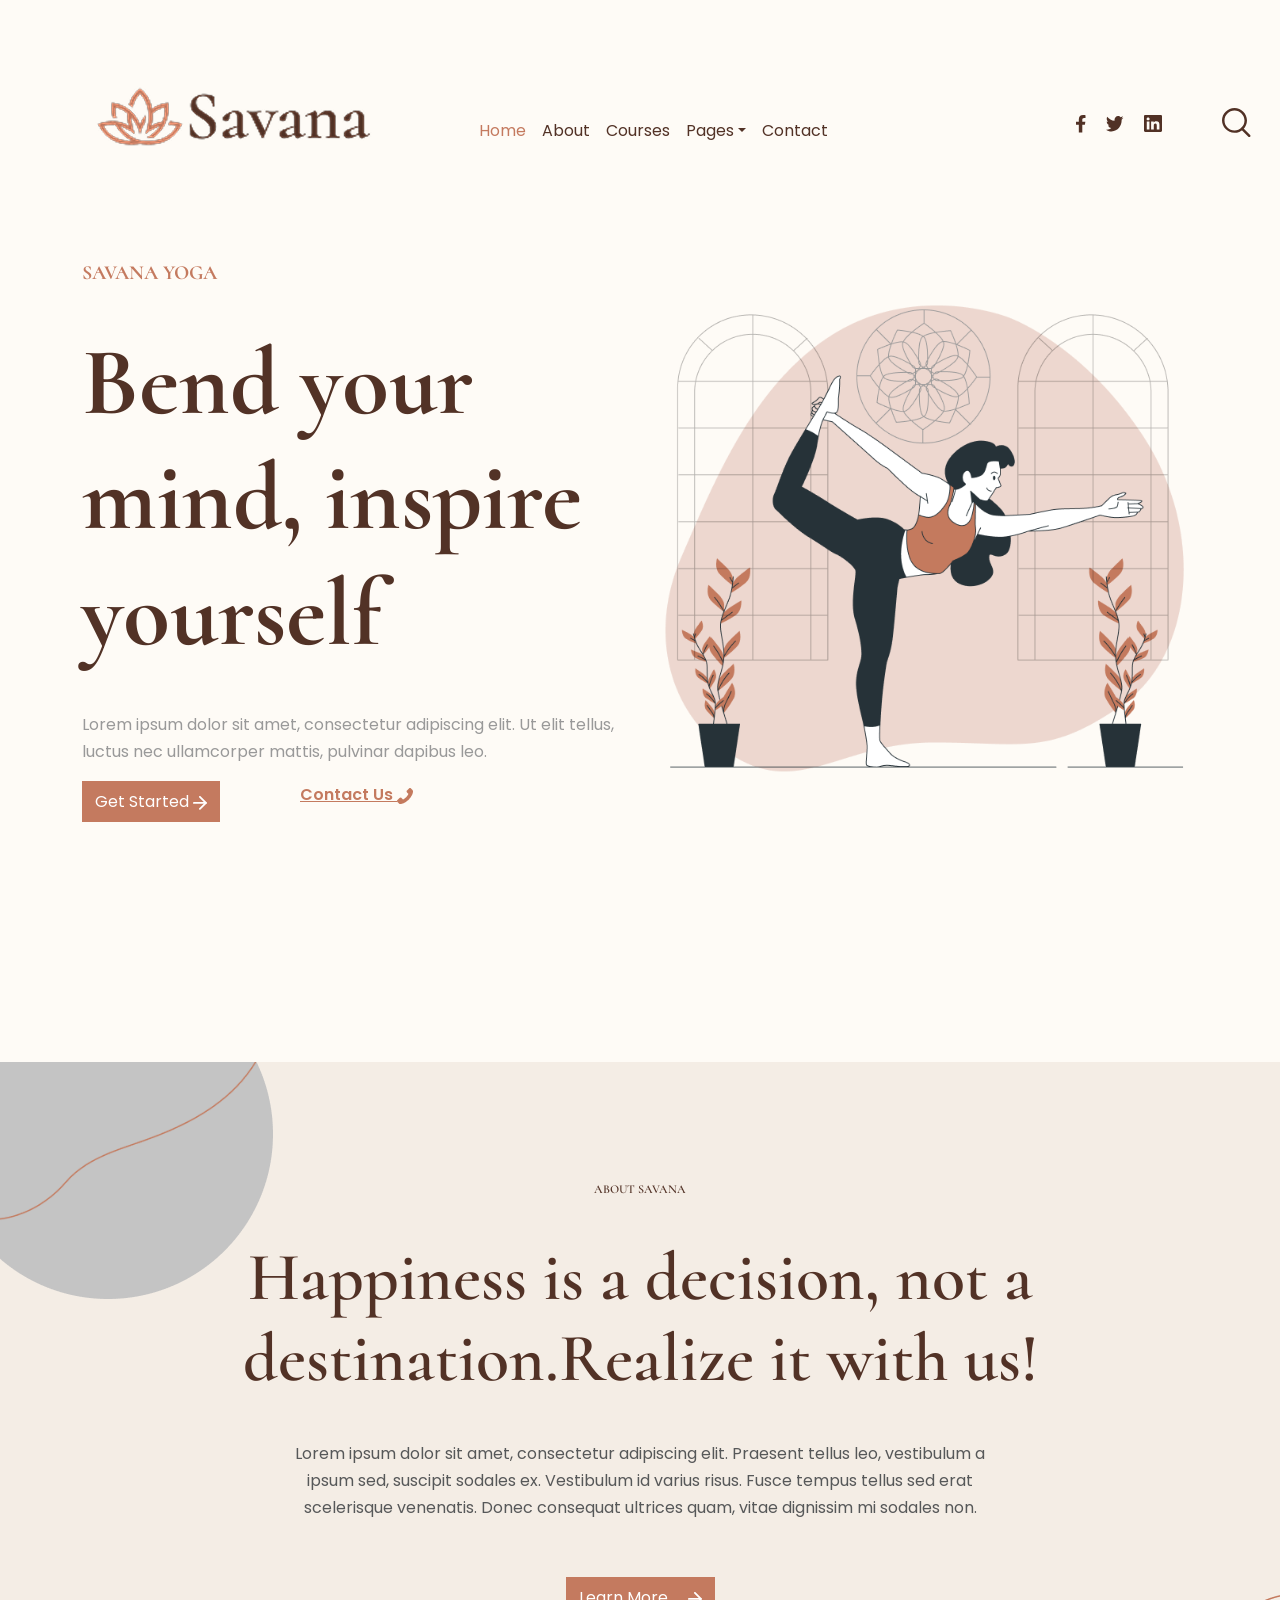
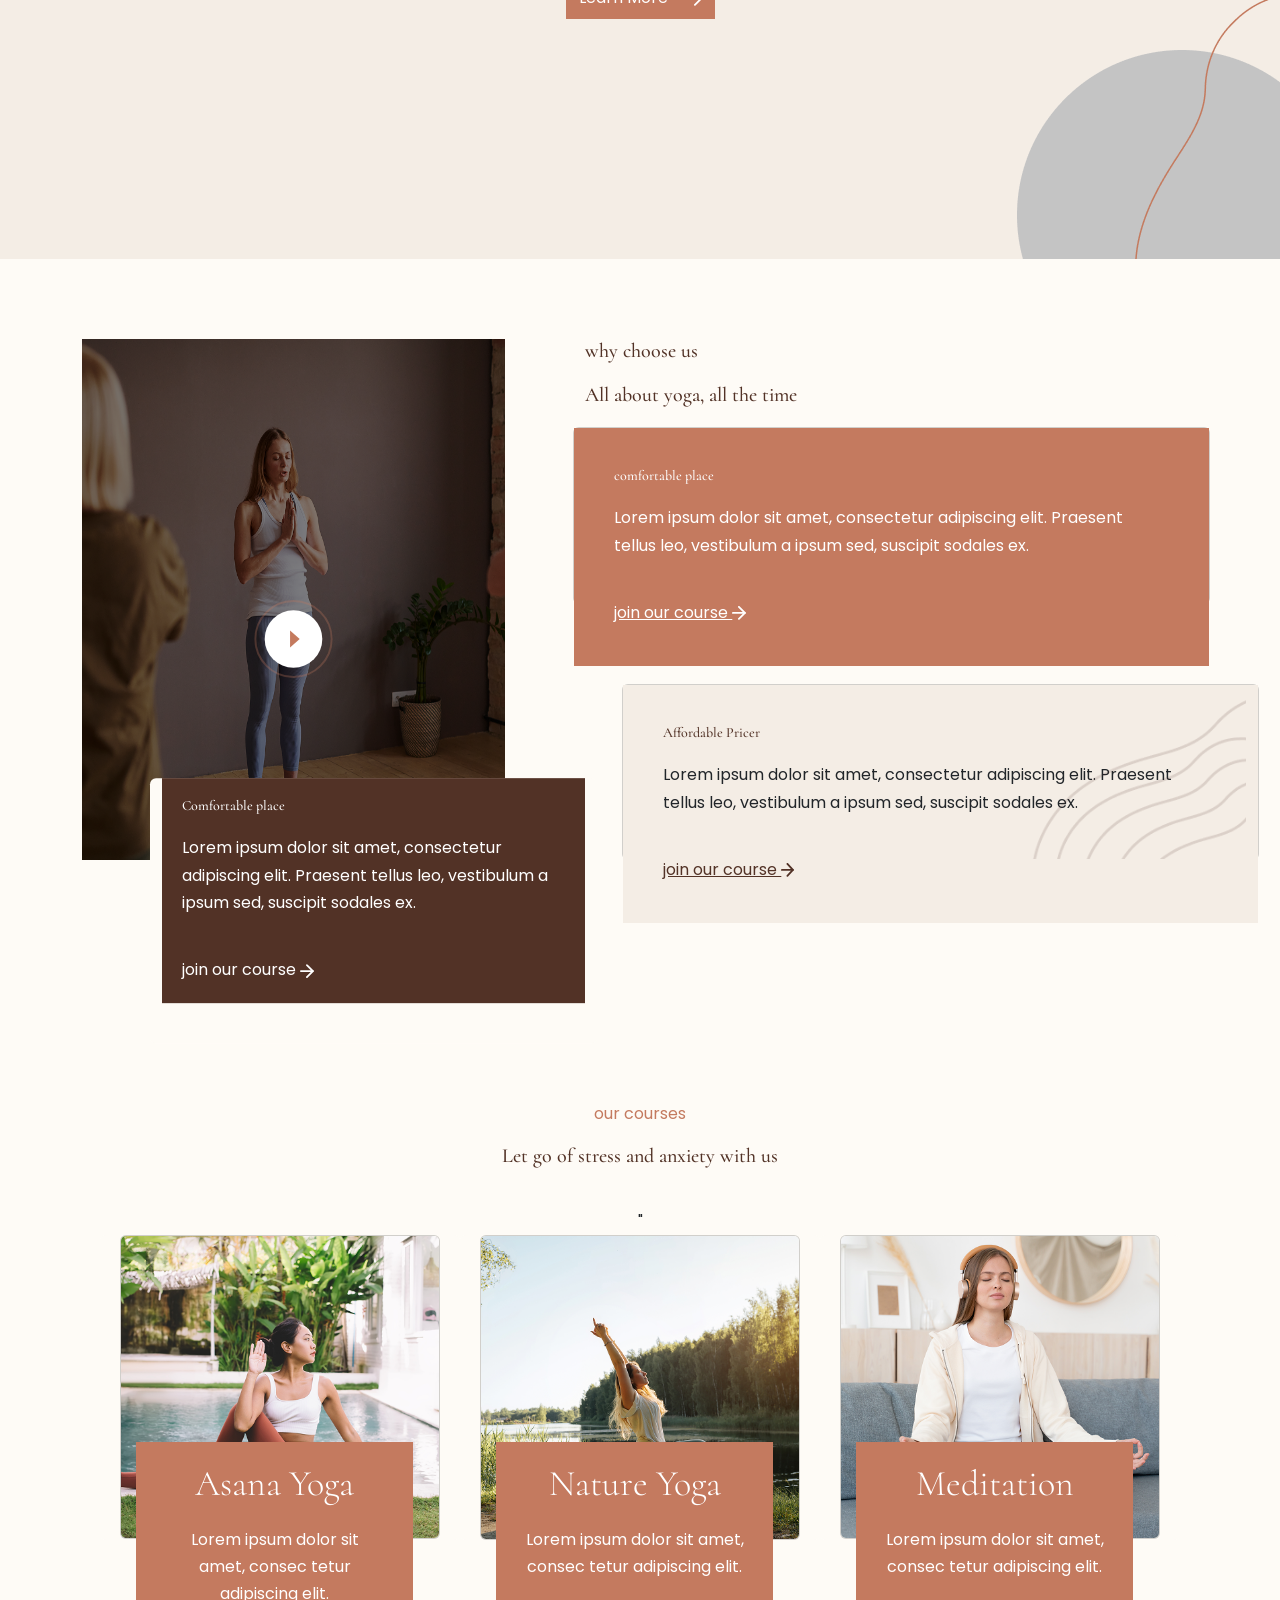
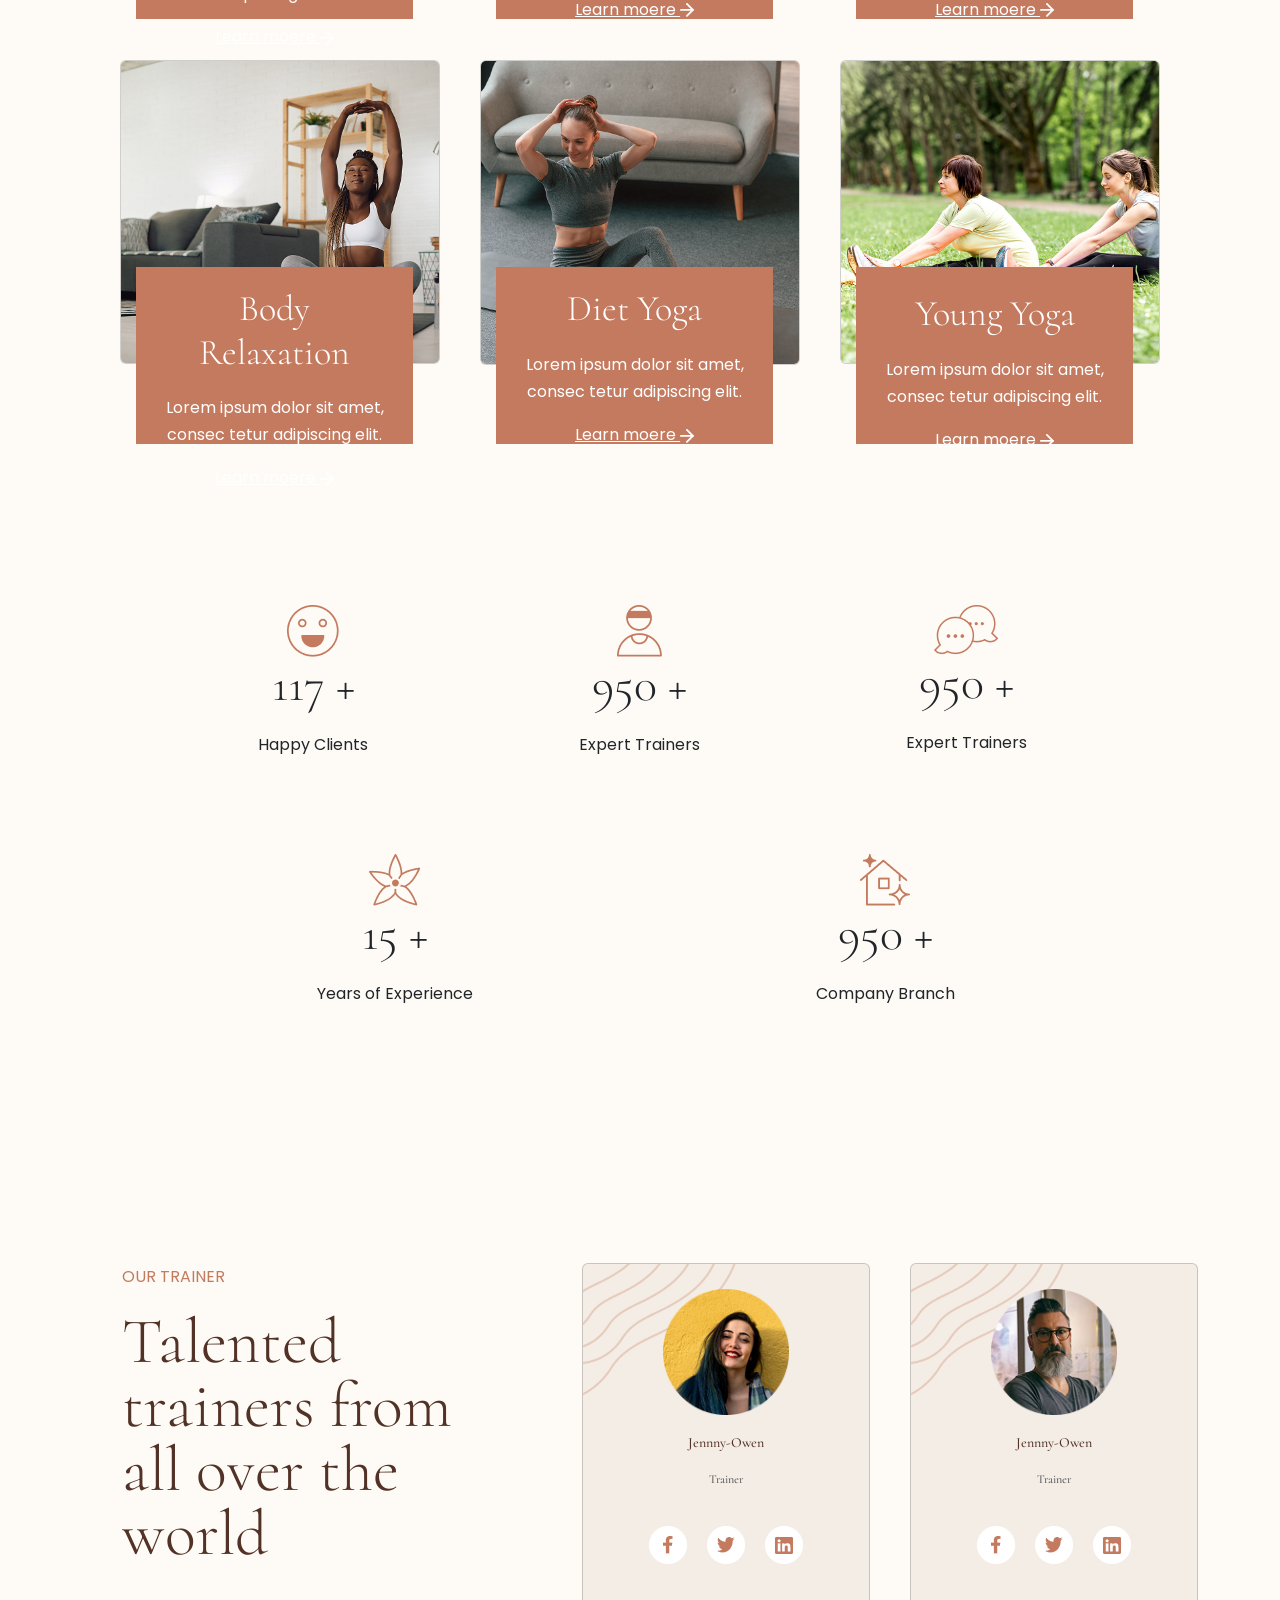
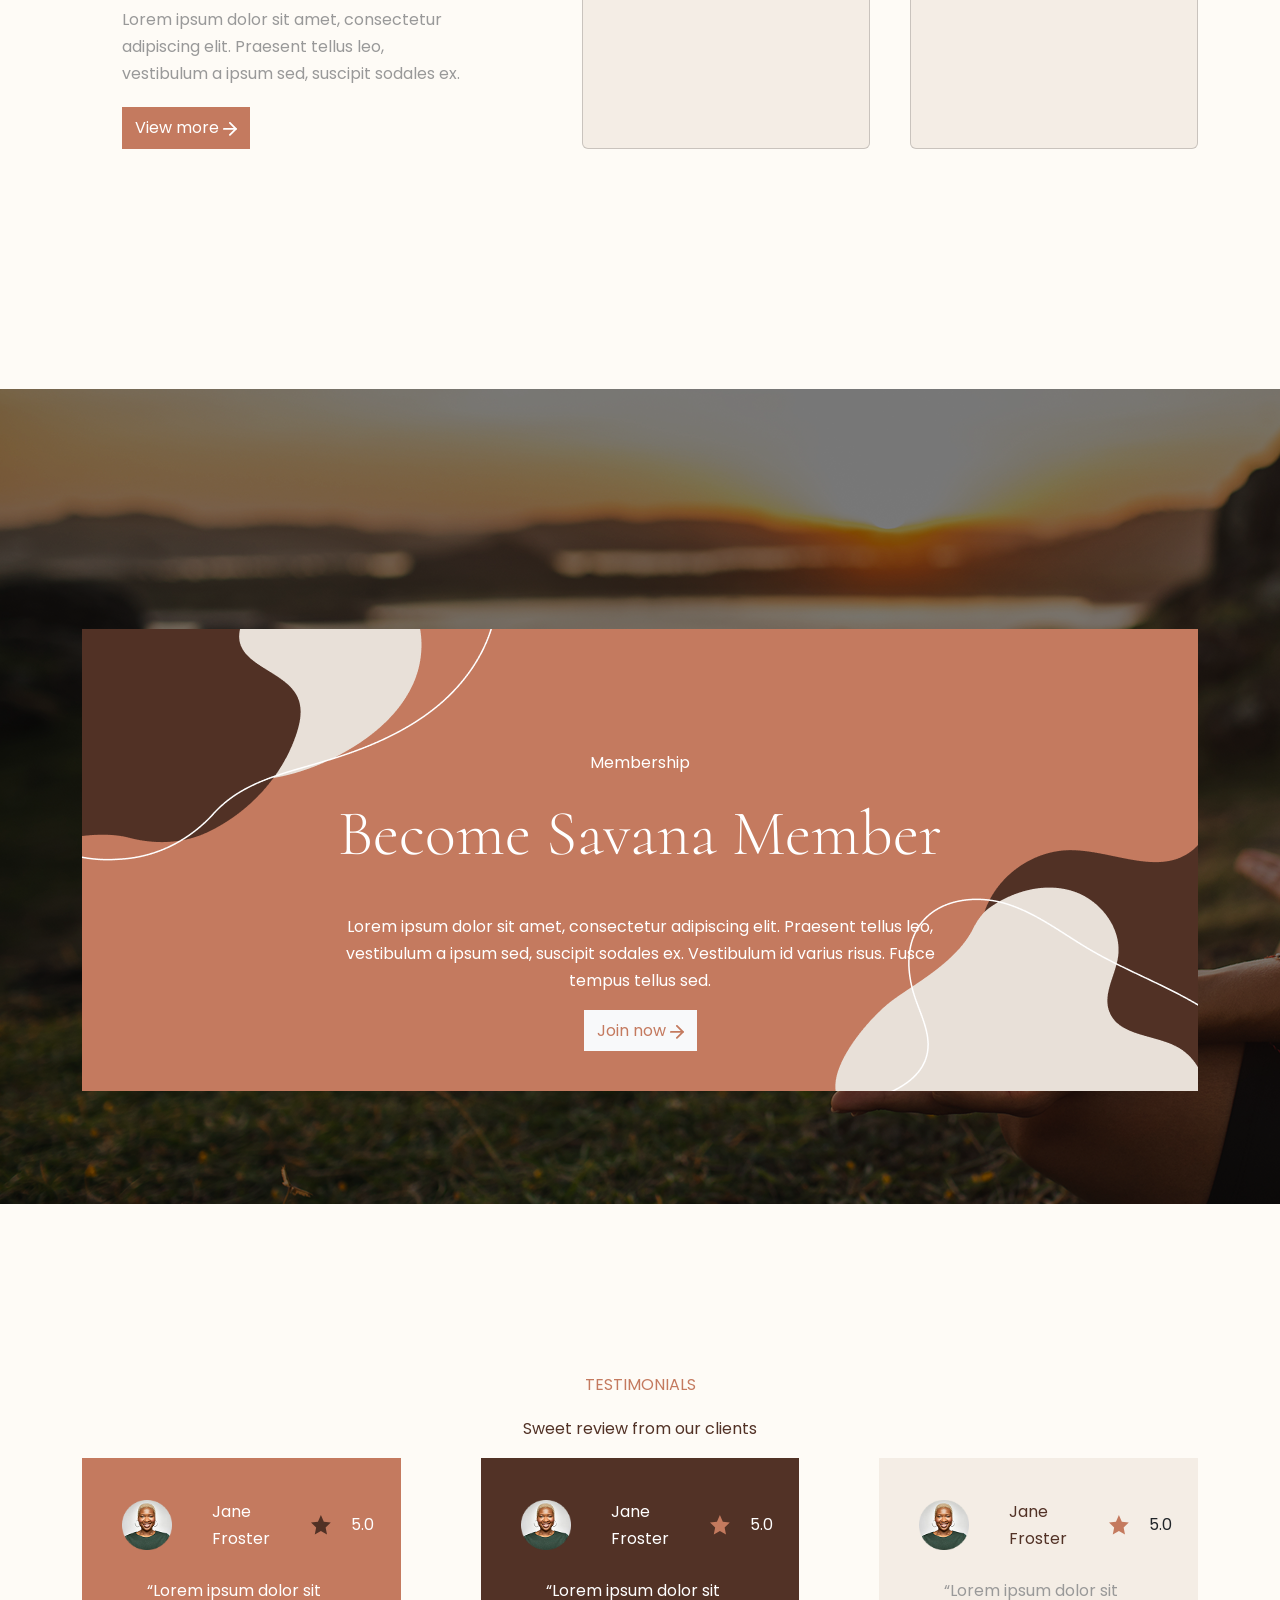
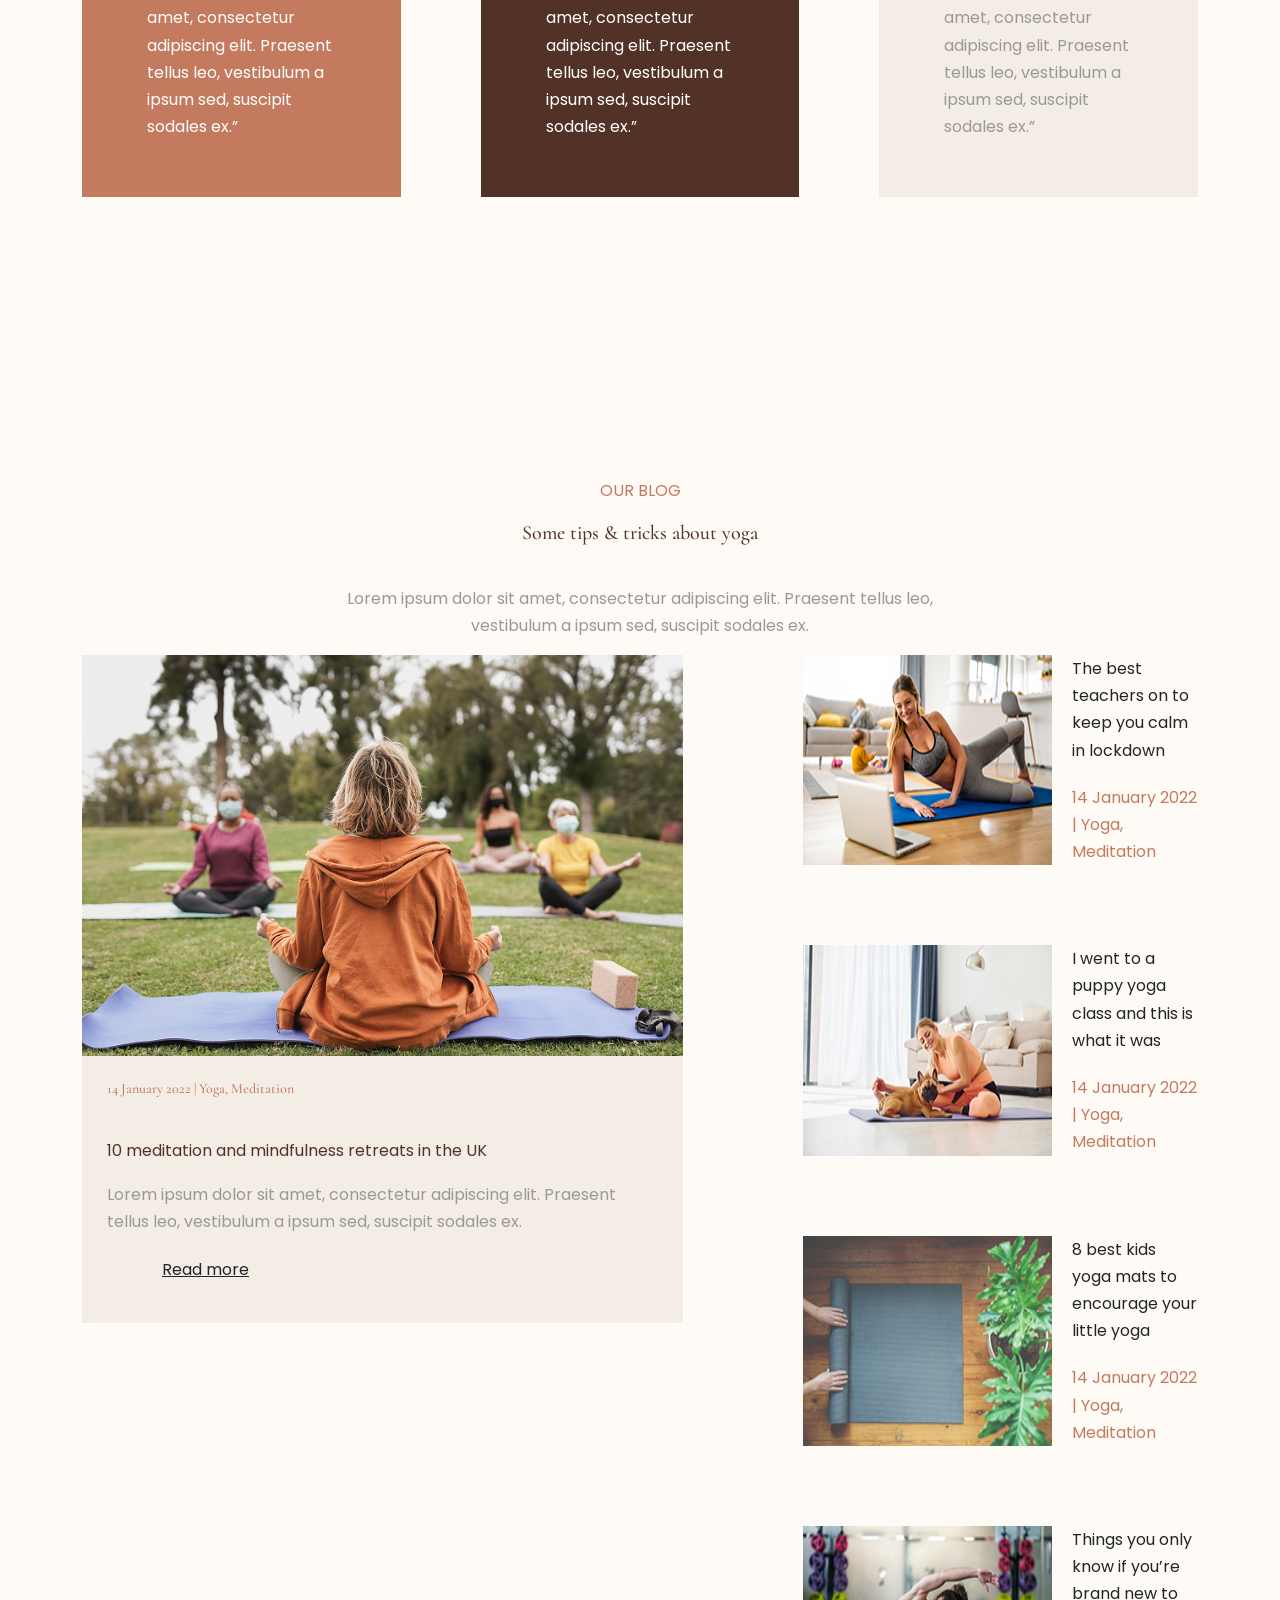
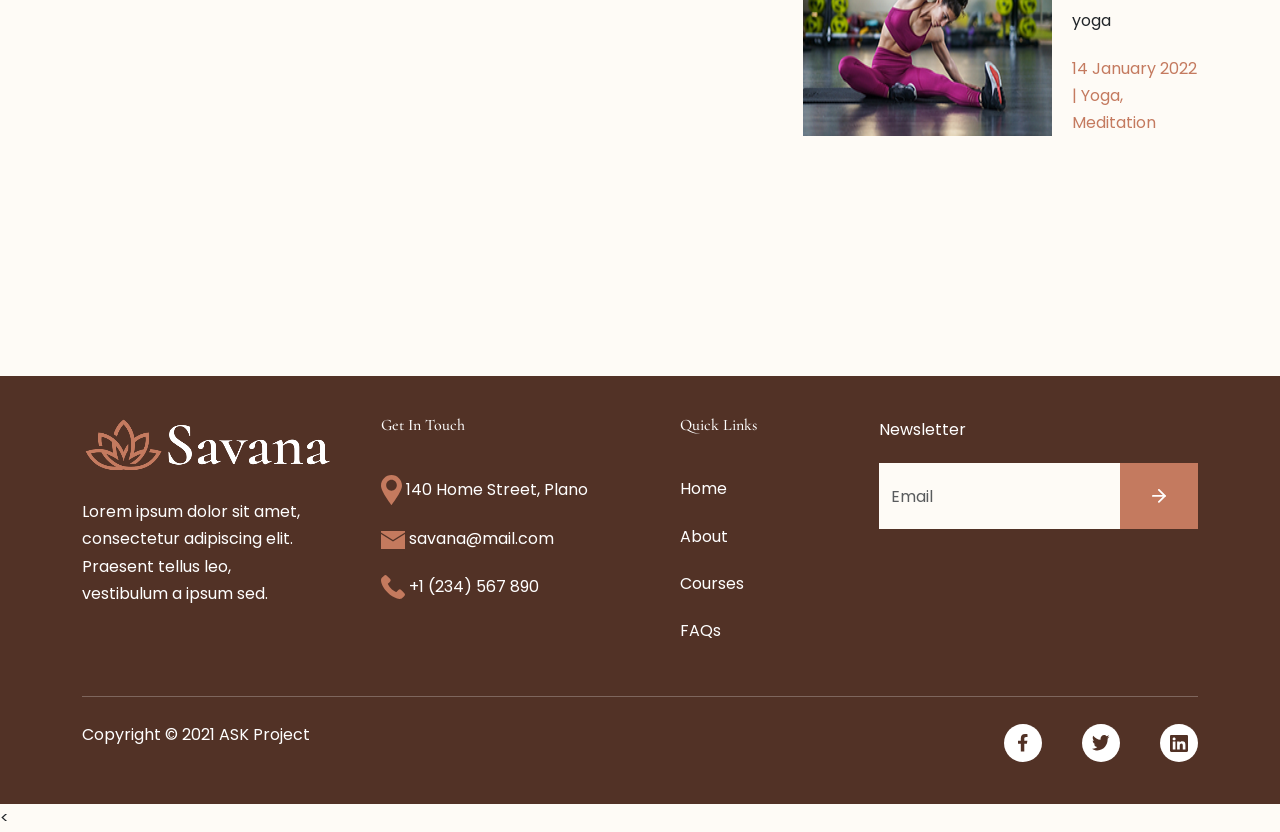
<file: index.html>
<!DOCTYPE html>
<html lang="en">

<head>
    <meta charset="UTF-8">
    <meta name="viewport" content="width=device-width, initial-scale=1.0">
    <title>Document</title>

    <!-- Google Fonts -->
    <link
        href="https://fonts.googleapis.com/css2?family=Poppins:wght@300;400;600&family=Cormorant:wght@400;600&family=Playfair+Display:wght@400;600&display=swap"
        rel="stylesheet">

    <!-- Bootstrap -->
    <link href="https://cdn.jsdelivr.net/npm/bootstrap@5.3.8/dist/css/bootstrap.min.css" rel="stylesheet">

    <!--CSS (fixed path) -->
    <link rel="stylesheet" href="../assests/css/style.css">
</head>

<body class="bg-body">

    <header>
        <div class="container ">
            <nav class="navbar navbar-expand-lg py-0 ">
                <div class="container-fluid">

                    <!-- Logo -->
                    <a class="navbar-brand" href="#">
                        <img src="./assests/images/final-compony-logo.png" alt="Logo" class="">
                    </a>

                    <!-- Mobile Toggle Button -->
                    <button class="navbar-toggler" type="button" data-bs-toggle="collapse"
                        data-bs-target="#navbarSupportedContent">
                        <span class="navbar-toggler-icon"></span>
                    </button>

                    <!-- Nav Items -->
                    <div class="collapse navbar-collapse gap-5" id="navbarSupportedContent">

                        <ul class="navbar-nav mb-2 mb-lg-0 ms-3 text-primary navbar-font">

                            <li class="nav-item"><a class="nav-link active" href="#">Home</a></li>
                            <li class="nav-item"><a class="nav-link " href="./aboutus.html">About</a></li>
                            <li class="nav-item"><a class="nav-link" href="#">Courses</a></li>

                            <!-- Dropdown -->
                            <li class="nav-item dropdown">
                                <a class="nav-link dropdown-toggle" href="#" data-bs-toggle="dropdown">Pages</a>
                                <ul class="dropdown-menu">
                                    <li><a class="dropdown-item" href="#">About</a></li>
                                    <li><a class="dropdown-item" href="#">Contact Us</a></li>
                                    <li>
                                        <hr class="dropdown-divider">
                                    </li>
                                    <li><a class="dropdown-item" href="#">Courses</a></li>
                                </ul>
                            </li>

                            <li class="nav-item"><a class="nav-link" href="#">Contact</a></li>
                        </ul>

                        <!-- Social Icons -->
                        <ul class="list-unstyled d-flex align-items-center gap-1   ">
                            <li><img src="../assests/images/icons/facebook.svg" alt="Facebook"></li>
                            <li><img src="../assests/images/icons/twitter.svg" alt="Twitter"></li>
                            <li><img src="../assests/images/icons/linkdin.svg" alt="LinkedIn"></li>
                            <li><img src="../assests/images/icons/search.svg " class="ms-2" alt="Search"></li>
                        </ul>

                    </div>
                </div>
            </nav>
        </div>
    </header>

    <main>
        <section class="mb-5">
            <div class="container">
                <div class="row align-items-center">

                    <!-- Left Text -->
                    <div class="col-12 col-md-6 mb-4 mb-md-0">
                        <h2 class="text-primary fw-bold">SAVANA YOGA <span></h2>

                        <h1 class="display-6 fw-bold">Bend your mind, inspire yourself</h1>
                        <p class="text-secondary">
                            Lorem ipsum dolor sit amet, consectetur adipiscing elit. Ut elit tellus,
                            luctus nec ullamcorper mattis, pulvinar dapibus leo.
                        </p>

                        <div class="d-flex gap-3">
                            <a href="#" class="btn btn-primary text-white rounded-0">
                                Get Started
                                <img src="./assests/images/icons/left-arrow.svg">
                            </a>

                            <a href="#" class="text-primary fw-semibold">
                                Contact Us
                                <img src="./assests/images/phone-call.png" width="16">
                            </a>
                        </div>
                    </div>

                    <!-- Right Image -->
                    <div class="col-12 col-md-6 text-center">
                        <img src="./assests/images/yoga-girl.png" class="img-fluid" alt="">
                    </div>

                </div>
            </div>
        </section>

        <section
            class="about-savana  position-relative d-flex justify-content-center py-3bg-light h-auto bg-danger mb-3">

            <!-- Background image -->
            <div class="aboutsavana position-absolute top-0 start-0 " style="max-width: 100%;">
                <img src="./assests/images/left-circle.png" class="img-fluid" alt="">
                <img src="./assests/images/left-line.png" class="img-fluid top-0 start-0 position-absolute" alt="">

            </div>
            <div class="position-absolute bottom-0 end-0">
                <img src="./assests/images/round-circle.png" class="img-fluid" alt="">
                <img src="./assests/images/right-line.png" class="img-fluid position-absolute end-0 bottom-0" alt="">
            </div>
            <div class="container position-relative text-center pb-5 pt-4 ">

                <!-- Small Title -->
                <div class=" row justify-content-center ">
                    <div class=" col-auto">
                        <h6 class="text-uppercase fw-semibold  heading  ">
                            About Savana
                        </h6>
                    </div>
                    <!-- Main Heading -->
                    <div class="row justify-content-center">
                        <div class="col-lg-10 col-md-10">
                            <h2 class="fw-semibold text-heading display-4 fw-400">
                                Happiness is a decision, not a destination.Realize it with us!
                            </h2>
                        </div>
                    </div>

                    <!-- Paragraph -->
                    <div class="row justify-content-center mb-2">
                        <div class="col-lg-8 col-md-10">
                            <p class="text-muted">
                                Lorem ipsum dolor sit amet, consectetur adipiscing elit. Praesent tellus leo,
                                vestibulum a ipsum sed, suscipit sodales ex. Vestibulum id varius risus. Fusce tempus
                                tellus
                                sed
                                erat scelerisque venenatis. Donec consequat ultrices quam, vitae dignissim mi sodales
                                non.
                            </p>
                        </div>
                    </div>


                    <div class="row justify-content-center ">
                        <div class="col-auto">
                            <a href="#" class="btn btn-primary text-white d-flex align-items-center gap-1 rounded-0 ">
                                Learn More <span><img src="./assests/images/icons/left-arrow.svg" alt=""></span>
                            </a>
                        </div>
                    </div>
                </div>



            </div>
        </section>
        <section class="position-relative">
            <div class="container d-flex gap-3">
                <div class="left-section position-relative row modal-body" data-bs-toggle="modal"
                    data-bs-target="#exampleModal">
                    <img src="./assests/images/yoga.png" class=" img-fluid" alt="">
                    <img src="/assests/images/icons/play button.svg" class="position-absolute top-50 right-50 img-fluid"
                        style="height: 15%;" alt="">
                    <!-- Button trigger modal -->


                    <!-- Modal -->
                    <div class="modal fade" id="exampleModal" tabindex="-1" aria-labelledby="exampleModalLabel"
                        aria-hidden="true">
                        <div class="modal-dialog modal-dialog-centered modal-lg"> <!-- Centered and larger -->
                            <div class="modal-content">
                        
                                    
                      <button type="button" class="btn-close position-absolute top-0" data-bs-dismiss="modal"
                                        aria-label="Close"></button>
                                
                                <div class="modal-body p-0">
                                    <div class="ratio ratio-16x9">
                                        <iframe src="https://www.youtube.com/embed/bJJWArRfKa0?si=sIS4q_4pKVl78t4p"
                                            title="YouTube video player" frameborder="0"
                                            allow="accelerometer; autoplay; clipboard-write; encrypted-media; gyroscope; picture-in-picture; web-share"
                                            allowfullscreen></iframe>
                                    </div>
                                </div>
                            </div>
                        </div>
                    </div>

                    <!-- Floating Card -->
                    <div class="card position-absolute mt-5 ms-3 border-0  why-wechooseus-card">
                        <div class="card-body p-1 mb-2 bg-success text-white">
                            <h5 class="card-title mb-1">Comfortable place</h5>
                            <p class="card-text mb-2">
                                Lorem ipsum dolor sit amet, consectetur adipiscing elit.
                                Praesent tellus leo, vestibulum a ipsum sed, suscipit sodales ex.
                            </p>
                            <a href="#" class="text-white text-decoration-none">
                                join our course
                                <img src="./assests/images/icons/left-arrow.svg" alt="">
                            </a>
                        </div>
                    </div>
                </div>

                <div class="right-section">
                    <h2 class="why choose us subheading fw-600 mb-1">why choose us</h2>
                    <h2 class="heading fw-400 mb-1">All about yoga, all the time</h2>
                    <div class="card row mb-3 card-1 gap-2">
                        <div class=" p-0 ps-2 pe-3 w-70 card-body py-2 bg-primary">
                            <h5 class="card-title text-white mb-1 col-12">comfortable place</h5>
                            <p class="card-text text-white mb-2 col-12 ">Lorem ipsum dolor sit amet, consectetur
                                adipiscing elit.
                                Praesent tellus leo, vestibulum a ipsum sed, suscipit sodales ex.
                            </p>
                            <a href="#" class="link text-white">join our course <span><img
                                        src="././assests/images/icons/left-arrow.svg" alt=""></span></a>
                        </div>
                    </div>

                    <div class="card row card-2 mt-3">
                        <img src="./assests/images/lines.png" class="position-absolute bottom-0 end-0 col-5" alt="">
                        <div class=" p-0 ps-2 pe-3 w-70 card-body py-2 bg-danger">
                            <h5 class="card-title text-success mb-1 col-12">Affordable Pricer</h5>
                            <p class="card-text mb-2 col-12 ">Lorem ipsum dolor sit amet, consectetur adipiscing elit.
                                Praesent tellus leo, vestibulum a ipsum sed, suscipit sodales ex.
                            </p>
                            <a href="#" class="link text-success">join our course <span><img
                                        src="././assests/images/icons/dark-arrow-left.svg" alt=""></span></a>
                        </div>
                    </div>

                </div>
            </div>
        </section>
        <section class="bg-body border-none ">
            <div class="container d-flex flex-column align-items-center justify-content-start py-5 g-1">
                <p class=" text-primary">our courses</p>
                <h2 class="heading ">Let go of stress and anxiety with us</h2>"
                <div class="container  row g-2 gy-4">
                    <!-- card-1 -->
                    <div class="card text-start border-0 col-lg-4 col-md-6 col-sm-6 ">
                        <img class="card" src="./assests/images/card-1.png" alt="Title" />
                        <div
                            class="card-body bg-primary text-white position-absolute bottom-0 start-1 px-2 text-center pt-1 pb-1">
                            <h4 class="card-title display-2 mb-1 fm-com">Asana Yoga</h4>
                            <p class="card-text">Lorem ipsum dolor sit amet, consec tetur adipiscing elit.</p>
                            <a href="#" class="text-white text-align-center">Learn moere <span><img
                                        src="./assests/images/icons/left-arrow.svg" alt=""></span></a>
                        </div>
                    </div>
                    <!-- card-2 -->
                    <div class="card text-start border-0 col-lg-4 col-md-6 col-sm-6">
                        <img class="card" src="./assests/images/card-2.png" alt="Title" />
                        <div
                            class="card-body bg-primary text-white position-absolute bottom-0 start-1 text-center  py-1">
                            <h4 class="card-title display-2 mb-1 fm-com">Nature Yoga</h4>
                            <p class="card-text">Lorem ipsum dolor sit amet, consec tetur adipiscing elit.</p>
                            <a href="#" class="text-white">Learn moere <span><img
                                        src="./assests/images/icons/left-arrow.svg" alt=""></span></a>
                        </div>
                    </div>
                    <!-- card-3 -->
                    <div class="card text-start border-0 col-lg-4 col-md-6 col-sm-6">
                        <img class="card" src="./assests/images/card-3.png" alt="Title" />
                        <div
                            class="card-body bg-primary text-white position-absolute bottom-0 start-1 text-center py-1">
                            <h4 class="card-title display-2 mb-1 fm-com">Meditation</h4>
                            <p class="card-text">Lorem ipsum dolor sit amet, consec tetur adipiscing elit.</p>
                            <a href="#" class="text-white">Learn moere <span><img
                                        src="./assests/images/icons/left-arrow.svg" alt=""></span></a>
                        </div>
                    </div>
                    <!-- card-4 -->
                    <div class="card text-start border-0 col-lg-4 col-md-6 col-sm-6">
                        <img class="card" src="./assests/images/card-4.png" alt="Title" />
                        <div
                            class="card-body bg-primary text-white position-absolute bottom-0 start-1 text-center py-1">
                            <h4 class="card-title display-2 mb-1 fm-com">Body Relaxation</h4>
                            <p class="card-text">Lorem ipsum dolor sit amet, consec tetur adipiscing elit.</p>
                            <a href="#" class="text-white">Learn moere <span><img
                                        src="./assests/images/icons/left-arrow.svg" alt=""></span></a>
                        </div>
                    </div>
                    <!-- card-5 -->
                    <div class="card text-start border-0 col-lg-4 col-md-6 col-sm-6">
                        <img class="card" src="./assests/images/card-5.png" alt="Title" />
                        <div
                            class="card-body bg-primary text-white position-absolute bottom-0 start-1 text-center py-1">
                            <h4 class="card-title display-2 mb-1 fm-com">Diet Yoga</h4>
                            <p class="card-text">Lorem ipsum dolor sit amet, consec tetur adipiscing elit.</p>
                            <a href="#" class="text-white">Learn moere <span><img
                                        src="./assests/images/icons/left-arrow.svg" alt=""></span></a>
                        </div>
                    </div>
                    <!-- card-6 -->
                    <div class="card text-start border-0 col-lg-4 col-md-6 col-sm-6">
                        <img class="card" src="./assests/images/card-6.png" alt="Title" />
                        <div class="card-body bg-primary text-white position-absolute bottom-0 start-1 text-center ">
                            <h4 class="card-title pb-0 display-2 mb-1 fm-com">Young Yoga</h4>
                            <p class="card-text">Lorem ipsum dolor sit amet, consec tetur adipiscing elit.</p>
                            <a href="#" class="text-white">Learn moere <span><img
                                        src="./assests/images/icons/left-arrow.svg" alt=""></span></a>
                        </div>
                    </div>




                </div>
        </section>
        <section>
            <div class="container">
                <div class="profile row gy-3 px-3">
                    <div class="happy-clients col-4 text-center">
                        <img src="./assests/images/smile.png" alt="">
                        <p class="display-5 fm-com">117 <span>+</span></p>
                        <p>Happy Clients</p>
                    </div>
                    <div class="experience-trainers col-4 text-center">
                        <img src="./assests/images/export-trainer.png" alt="">
                        <p class="display-5 fm-com">950 <span>+</span></p>
                        <p>Expert Trainers</p>
                    </div>
                    <div class="positive-reviews col-4 text-center">
                        <img src="./assests/images/reviews.png" alt="">
                        <p class="display-5 fm-com">950 <span>+</span></p>
                        <p>Expert Trainers</p>
                    </div>
                    <div class="experience-years col-6 text-center">
                        <img src="./assests/images/work-experience.png" alt="">
                        <p class="display-5 fm-com">15 <span>+</span></p>
                        <p>Years of Experience</p>
                    </div>
                    <div class="company-branch col-6 text-center">
                        <img src="./assests/images/company-branch.png" alt="">
                        <p class="fm-com display-5 ">950 <span>+</span></p>
                        <p>Company Branch</p>
                    </div>
                </div>
            </div>
        </section>
        <section class="py-5">
            <div
                class="container d-flex justify-content-space-between gap-3 flex-md-row flex-column flex-sm-row flex-lg-row">
                <div>
                    <div class="left-setion px-2 ">
                        <div class="heading text-primary mb-1">OUR TRAINER</div>
                        <div></div>
                        <h2 class="text-success heading display-3 lh-1 ">Talented trainers from all over the world </h2>
                        <p class="text-secondary mb-1">Lorem ipsum dolor sit amet, consectetur adipiscing elit. Praesent
                            tellus leo, vestibulum a ipsum
                            sed, suscipit sodales ex. </p>
                        <a href="#" class="btn btn-primary rounded-0 border-none text-white ">View more
                            <span><img src="./assests/images/icons/left-arrow.svg" alt=""></span></a>
                    </div>
                </div>

                <div class="right-section d-flex flex-sm-row flex-lg-row justify-content-between gap-2">

                    <div class="card bg-danger " style="width: 18rem;">
                        <div class="card-body px-0">
                            <img src="./assests/images/group-lines.png" class="position-absolute top-0 img-fluid "
                                alt="">
                            <div class="position-relative px-3">

                                <img src="./assests/images/profilepic.png" class="img-fluid mb-1 z-100" alt="">
                                <h5 class="card-title text-center text-success fw-400">Jennny-Owen</h5>
                                <h6 class="card-subtitle mb-2 text-body-secondary text-center">Trainer</h6>
                                <nav class="mb-2  d-flex gap-1 justify-content-center align-items-center">
                                    <a href="#" class=""><img src="./assests/images/facebook-cardd.png" alt=""></a>
                                    <a href="#" class=""><img src="./assests/images/twitter-card.png" alt=""></a>
                                    <a href="#" class=""><img src="./assests/images/linkdin-card.png" alt=""></a>
                                </nav>
                            </div>

                        </div>
                    </div>
                    <div class="card bg-danger " style="width: 18rem;">
                        <div class="card-body px-0">
                            <img src="./assests/images/group-lines.png" class="position-absolute top-0 img-fluid"
                                alt="">
                            <div class="position-relative px-3">
                                <img src="./assests/images/secondprofilepic.png" class="img-fluid mb-1 z-100" alt="">
                                <h5 class="card-title text-center text-success fw-400">Jennny-Owen</h5>
                                <h6 class="card-subtitle mb-2 text-body-secondary text-center">Trainer</h6>
                                <nav class="mb-2  d-flex gap-1 justify-content-center align-items-center">
                                    <a href="#" class=""><img src="./assests/images/facebook-cardd.png" alt=""></a>
                                    <a href="#" class=""><img src="./assests/images/twitter-card.png" alt=""></a>
                                    <a href="#" class=""><img src="./assests/images/linkdin-card.png" alt=""></a>
                                </nav>
                            </div>


                        </div>
                    </div>
                </div>
            </div>
        </section>
        <section class="py-5 position-relative bg-savana ">
            <div class="container">
                <div class="bg-primary position-relative  text-center">

                    <!-- Left Decorative Image -->
                    <img src="./assests/images/member-right.png" class="position-absolute start-0 top-0 img-fluid "
                        alt="">

                    <!-- Right Decorative Image -->
                    <img src="./assests/images/member-left.png" class="position-absolute end-0 bottom-0 img-fluid "
                        alt="">

                    <!-- Content -->
                    <p class=" mb-1 pt-1 pt-4 text-white">Membership</p>

                    <h2 class="display-3   text-white">
                        Become Savana Member
                    </h2>

                    <p class="text-white px-5 content">
                        Lorem ipsum dolor sit amet, consectetur adipiscing elit.
                        Praesent tellus leo, vestibulum a ipsum sed, suscipit sodales ex.
                        Vestibulum id varius risus. Fusce tempus tellus sed.
                    </p>

                    <a href="#" class="btn btn-light  text-primary border-none rounded-0 mb-2">Join now <span><img
                                src="./assests/images/icons/left-arrow-primary.svg" alt=""></span></a>

                </div>
            </div>
        </section>

        <section class="py-2">
            <div class="container">
                <p class="text-center text-primary">TESTIMONIALS</p>
                <p class="text-center text-success">Sweet review from our clients</p>

                <div class="d-flex flex-column flex-sm-row justify-content-between gap-3">

                    <!-- Card 1 -->
                    <div class="cards py-2 px-2 bg-primary flex-fill mb-3 mb-sm-0">
                        <div class="card-header d-flex justify-content-between align-items-center gap-2">
                            <div class="d-flex align-items-center gap-2">
                                <img src="./assests/images/profile-card.png" class="img-fluid" style="width:50px;"
                                    alt="">
                                <p class="text-white mb-0">Jane Froster</p>
                            </div>
                            <div class="d-flex align-items-center gap-1">
                                <img src="./assests/images/star-card-1.svg" class="img-fluid" style="width:20px;"
                                    alt="">
                                <p class="text-white mb-0 font-heading">5.0</p>
                            </div>
                        </div>
                        <div class="card-body text-white">
                            <p>“Lorem ipsum dolor sit amet, consectetur adipiscing elit. Praesent tellus leo, vestibulum
                                a ipsum sed, suscipit sodales ex.”</p>
                        </div>
                    </div>

                    <!-- Card 2 -->
                    <div class="cards py-2 px-2 bg-success flex-fill mb-3 mb-sm-0">
                        <div class="card-header d-flex justify-content-between align-items-center gap-2">
                            <div class="d-flex align-items-center gap-2">
                                <img src="./assests/images/profile-card.png" class="img-fluid" style="width:50px;"
                                    alt="">
                                <p class="text-white mb-0">Jane Froster</p>
                            </div>
                            <div class="d-flex align-items-center gap-1">
                                <img src="./assests/images/star-card-2.svg" class="img-fluid" style="width:20px;"
                                    alt="">
                                <p class="text-white mb-0">5.0</p>
                            </div>
                        </div>
                        <div class="card-body text-white">
                            <p>“Lorem ipsum dolor sit amet, consectetur adipiscing elit. Praesent tellus leo, vestibulum
                                a ipsum sed, suscipit sodales ex.”</p>
                        </div>
                    </div>

                    <!-- Card 3 -->
                    <div class="cards py-2 px-2 bg-danger flex-fill">
                        <div class="card-header d-flex justify-content-between align-items-center gap-2">
                            <div class="d-flex align-items-center gap-2">
                                <img src="./assests/images/profile-card.png" class="img-fluid" style="width:50px;"
                                    alt="">
                                <p class="text-success mb-0">Jane Froster</p>
                            </div>
                            <div class="d-flex align-items-center gap-1">
                                <img src="./assests/images/star-card-2.svg" class="img-fluid" style="width:20px;"
                                    alt="">
                                <p class="mb-0">5.0</p>
                            </div>
                        </div>
                        <div class="card-body text-secondary">
                            <p>“Lorem ipsum dolor sit amet, consectetur adipiscing elit. Praesent tellus leo, vestibulum
                                a ipsum sed, suscipit sodales ex.”</p>
                        </div>
                    </div>

                </div>
            </div>
        </section>


        <section class="py-5">
            <div class="container">
                <p class="text-center text-primary">OUR BLOG</p>
                <h2 class="text-center">Some tips & tricks about yoga</h2>
                <p class="px-md-5 text-center text-secondary">
                    Lorem ipsum dolor sit amet, consectetur adipiscing elit. Praesent tellus leo, vestibulum a ipsum
                    sed, suscipit sodales ex.
                </p>

                <div class="row g-4">

                    <!-- LEFT BIG CARD -->
                    <div class="col-12 col-md-7">
                        <div class="card rounded-0 border-0 bg-danger">
                            <img src="./assests/images/image-placeholder.png" class="card-img-top img-fluid" alt="...">
                            <div class="card-body">
                                <h5 class="card-title text-primary">14 January 2022 | Yoga, Meditation</h5>
                                <p class="card-text text-success">10 meditation and mindfulness retreats in the UK</p>
                                <p class="text-secondary">
                                    Lorem ipsum dolor sit amet, consectetur adipiscing elit. Praesent tellus leo,
                                    vestibulum a ipsum sed, suscipit sodales ex.
                                </p>
                            </div>
                            <div class="card-footer border-0 bg-transparent">
                                <a href="#" class="card-link text-dark">Read more</a>
                            </div>
                        </div>
                    </div>

                    <!-- RIGHT SMALL LIST -->
                    <div class="col-12 col-md-5 d-flex flex-column gap-3">

                        <!-- Small Card Item -->
                        <div class="d-flex">
                            <img src="./assests/images/card-right-1.png" class="img-fluid" alt="">
                            <div class="ps-1">
                                <p class="mb-1">The best teachers on to keep you calm in lockdown</p>
                                <p class="text-primary mb-0">14 January 2022 | Yoga, Meditation</p>
                            </div>
                        </div>

                        <div class="d-flex">
                            <img src="./assests/images/card-2-right.png" class="img-fluid" alt="">
                            <div class="ps-1">
                                <p class="mb-1">I went to a puppy yoga class and this is what it was</p>
                                <p class="text-primary mb-0">14 January 2022 | Yoga, Meditation</p>
                            </div>
                        </div>

                        <div class="d-flex">
                            <img src="./assests/images/card-3-right.png" class="img-fluid" alt="">
                            <div class="ps-1">
                                <p class="mb-1">8 best kids yoga mats to encourage your little yoga</p>
                                <p class="text-primary mb-0">14 January 2022 | Yoga, Meditation</p>
                            </div>
                        </div>

                        <div class="d-flex">
                            <img src="./assests/images/card-5-right.png" class="img-fluid" alt="">
                            <div class="ps-1">
                                <p class="mb-1">Things you only know if you’re brand new to yoga</p>
                                <p class="text-primary mb-0">14 January 2022 | Yoga, Meditation</p>
                            </div>
                        </div>

                    </div>
                </div>
            </div>
        </section>

    </main>
    <footer>
        <section class="bg-success py-2">
            <div class="container">
                <div class="row gy-4 gx-3">

                    <!-- About -->
                    <div class="col-md-3 ">
                        <img src="./assests/images/icons/footer-compony.svg" alt="">
                        <p class="text-white mt-1">
                            Lorem ipsum dolor sit amet, consectetur adipiscing elit. Praesent tellus leo,
                            vestibulum a ipsum sed.
                        </p>
                    </div>

                    <!-- Get in touch -->
                    <div class="col-md-3">
                        <p class="h4 text-white mb-">Get In Touch</p>
                        <ul class="list-unstyled">
                            <li class="mb-1 gap-1">
                                <a class="text-white text-decoration-none">
                                    <img src="./assests/images/icons/location.svg" alt=""> 140 Home Street, Plano
                                </a>
                            </li>
                            <li class="mb-1">
                                <a class="text-white text-decoration-none">
                                    <img src="./assests/images/icons/mails-foote.svg" alt=""> savana@mail.com
                                </a>
                            </li>
                            <li class="mb-1">
                                <a class="text-white text-decoration-none">
                                    <img src="./assests/images/icons/mobile-phone.svg" alt=""> +1 (234) 567 890
                                </a>
                            </li>
                        </ul>
                    </div>

                    <!-- Quick Links -->
                    <div class="col-md-2">
                        <p class="h4 text-white ">Quick Links</p>
                        <ul class="list-unstyled">
                            <li class="mb-1"><a class="text-white text-decoration-none">Home</a></li>
                            <li class="mb-1"><a class="text-white text-decoration-none">About</a></li>
                            <li class="mb-1"><a class="text-white text-decoration-none">Courses</a></li>
                            <li class="mb-1"><a class="text-white text-decoration-none">FAQs</a></li>
                        </ul>
                    </div>

                    <!-- Email Input -->
                    <div class="col-md-4">
                        <p class="text-white headings">Newsletter</p>

                        <div class="input-group mt-1">

                            <input type="text" class="form-control  rounded-0 border-0" placeholder="Email"
                                aria-label="Email">

                            <button class="btn btn-primary rounded-0 border-0">
                                <img src="./assests/images/icons/left-arrow.svg" alt="" class="p-1">
                            </button>

                        </div>
                    </div>

                </div>
                <hr class="light" style="color:#ffffff; margin-top: 2rem; margin-bottom: 1.5rem;">

                <!-- Footer bottom -->
                <div class="d-flex justify-content-between align-items-center mt-0">
                    <p class="text-white ">Copyright © 2021 ASK Project</p>

                    <div class="d-flex gap-2">
                        <a href="#"><img src="./assests/images/icons/facebook-footer.svg" alt=""></a>
                        <a href="#"><img src="./assests/images/icons/twitter-footer.svg" alt=""></a>
                        <a href="#"><img src="./assests/images/icons/linkdin-footer.svg" alt=""></a>
                    </div>
                </div>

            </div>
        </section>
    </footer>
    < <!-- Bootstrap JS -->
        <script src="https://cdn.jsdelivr.net/npm/bootstrap@5.3.8/dist/js/bootstrap.bundle.min.js"></script>
        <!-- modal close js part  -->
        <script>
            document.addEventListener("DOMContentLoaded", function () {
                var modal = document.getElementById('exampleModal');
                var iframe = modal.querySelector('iframe');
                var iframeSrc = iframe.src;  // Save the original video link

                modal.addEventListener('hidden.bs.modal', function () {
                    iframe.src = "";        // Stop the video
                    iframe.src = iframeSrc; // Reset video link
                });
            });
        </script>


</body>

</html>
</file>
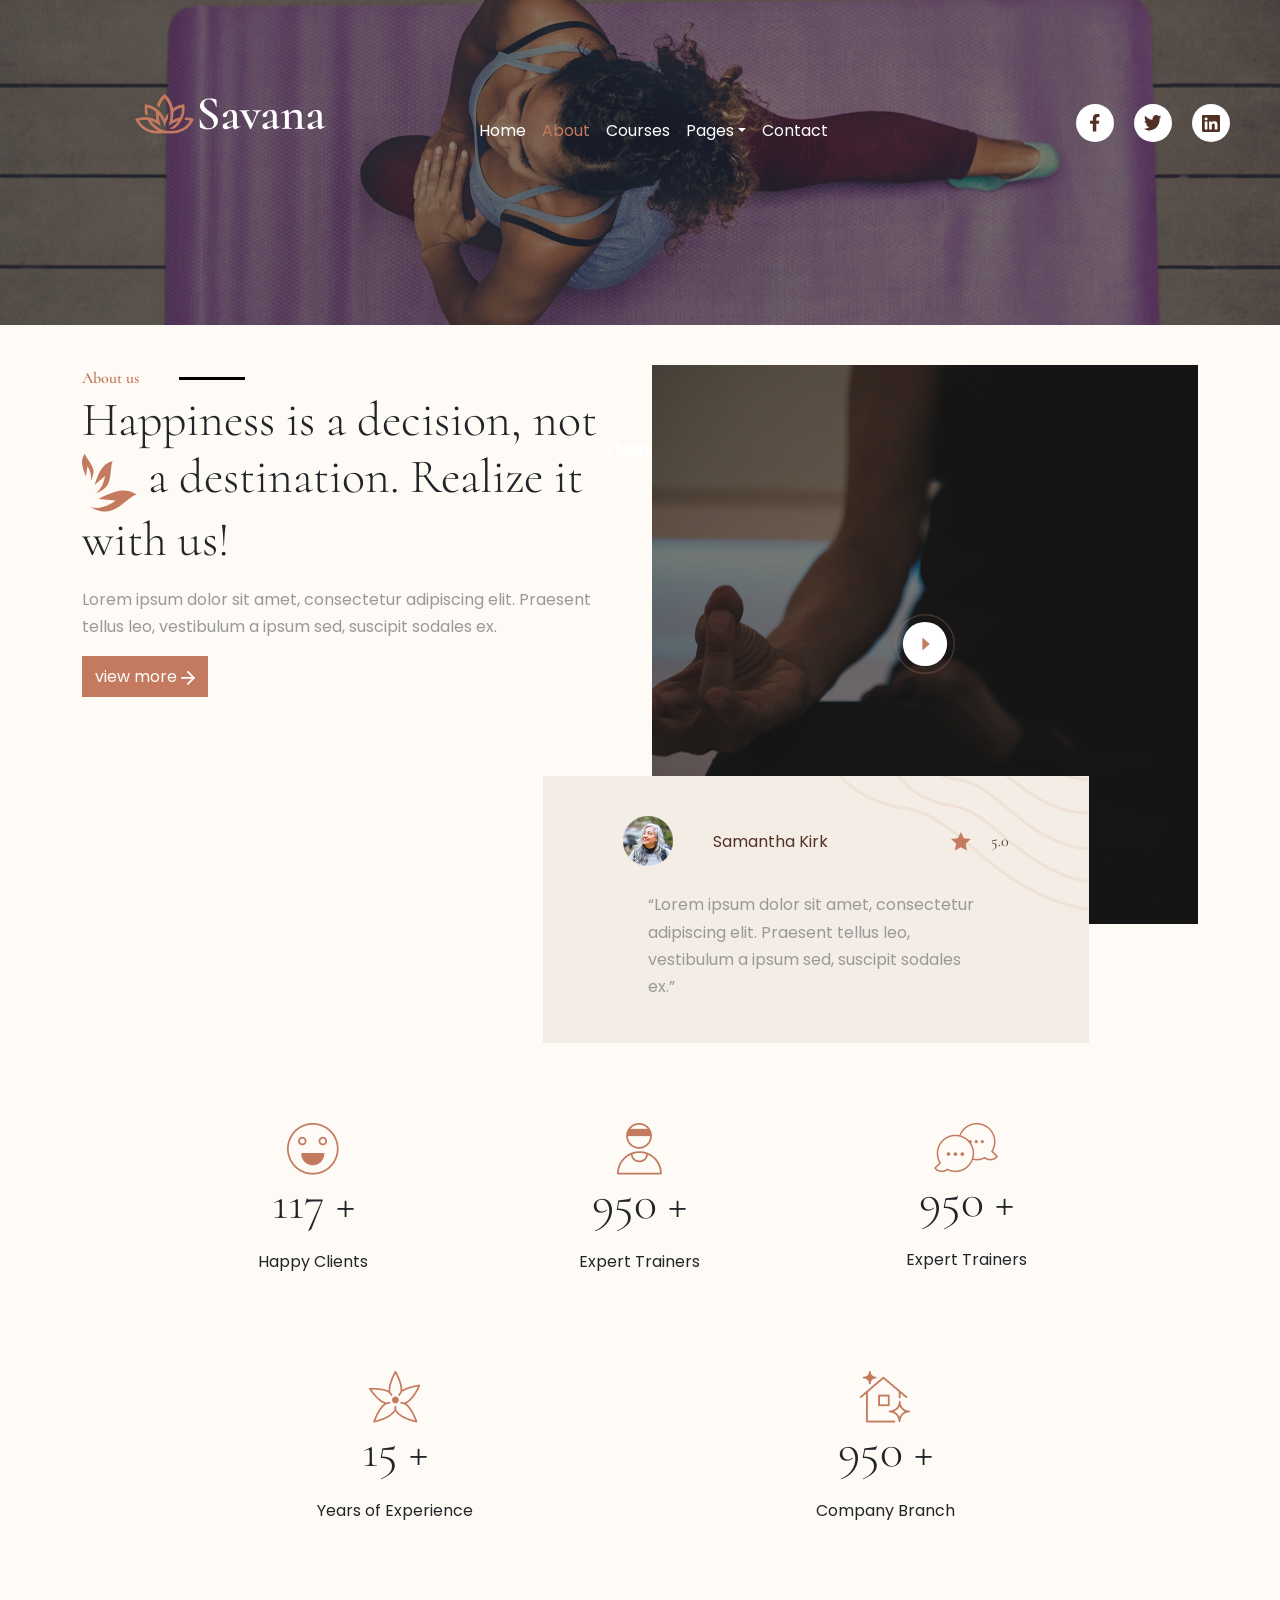
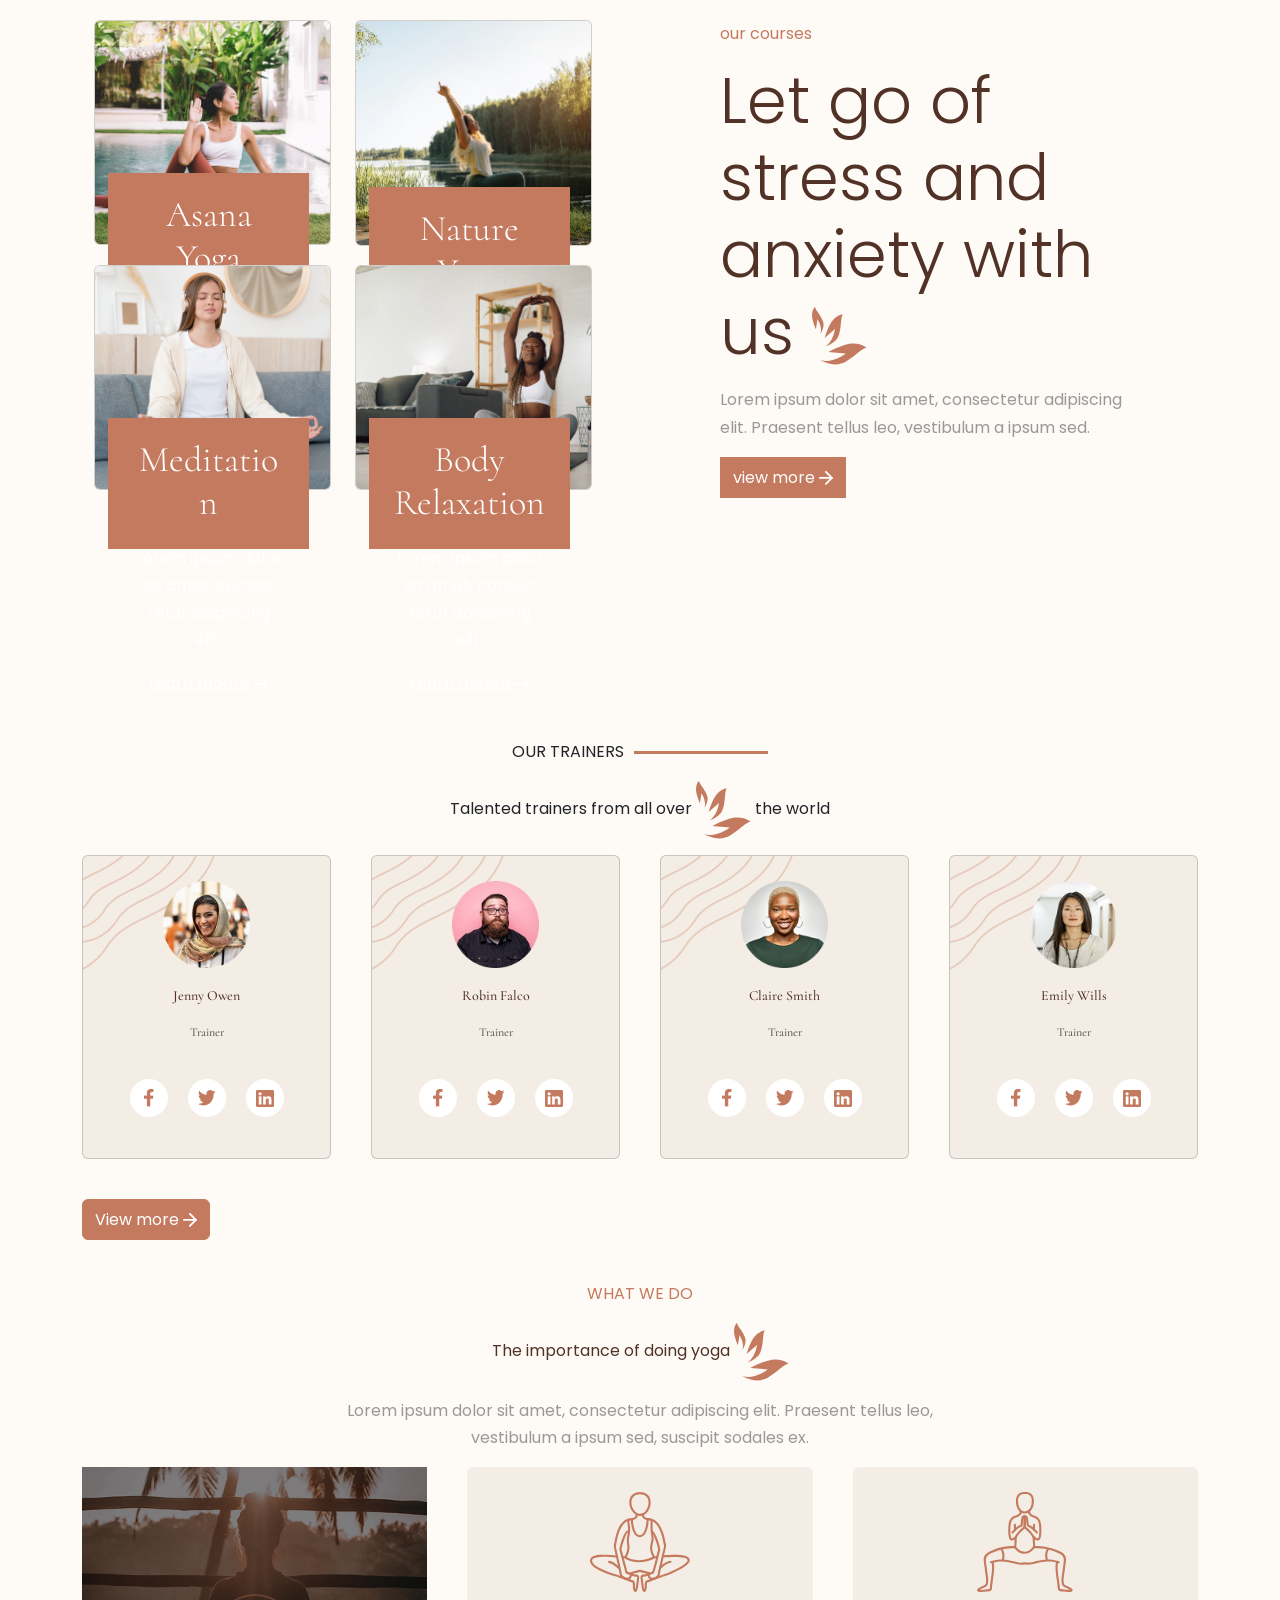
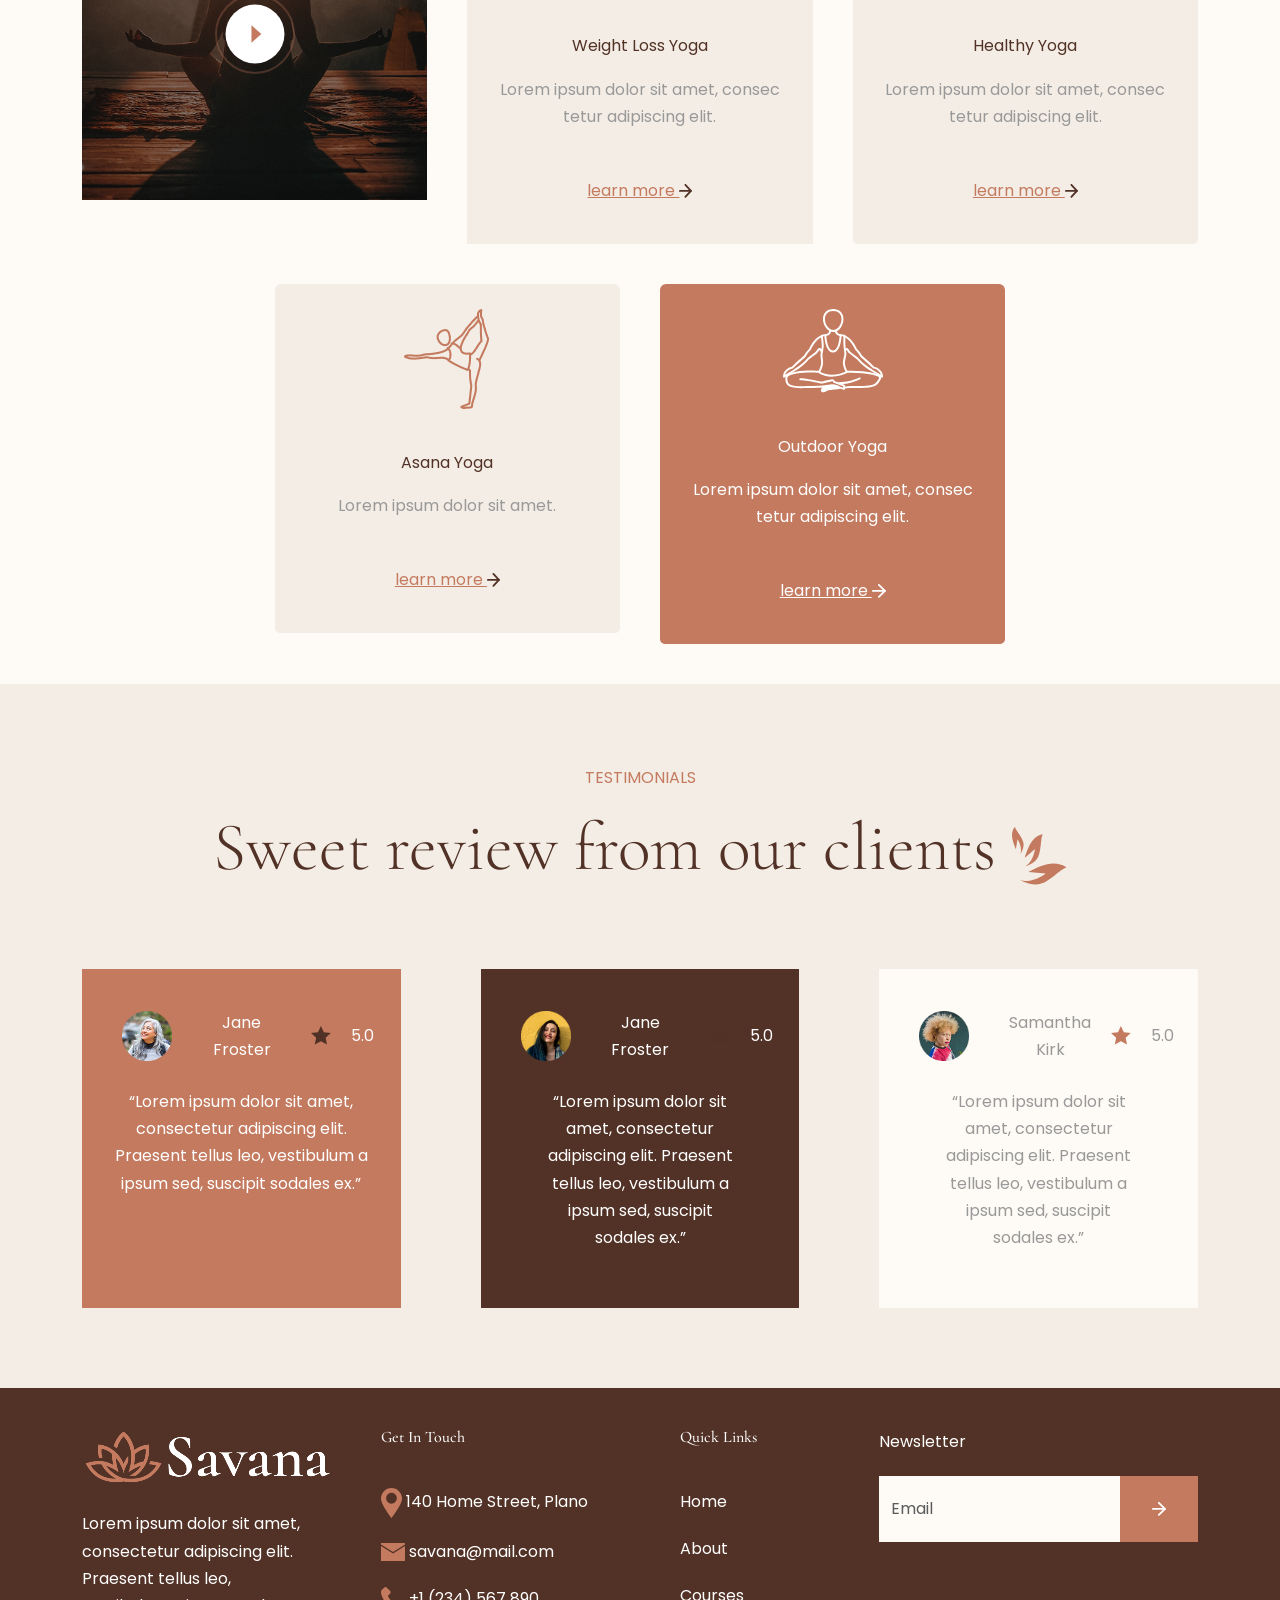
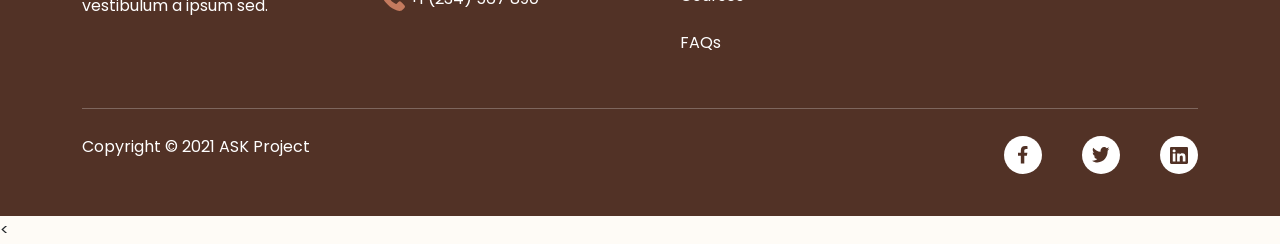
<file: aboutus.html>
<!DOCTYPE html>
<html lang="en">

<head>
    <meta charset="UTF-8">
    <meta name="viewport" content="width=device-width, initial-scale=1.0">
    <title>About us</title>
    <!-- Google Fonts -->
    <link
        href="https://fonts.googleapis.com/css2?family=Poppins:wght@300;400;600&family=Cormorant:wght@400;600&family=Playfair+Display:wght@400;600&display=swap"
        rel="stylesheet">

    <!-- Bootstrap -->
    <link href="https://cdn.jsdelivr.net/npm/bootstrap@5.3.8/dist/css/bootstrap.min.css" rel="stylesheet">

    <!--CSS (fixed path) -->
    <link rel="stylesheet" href="../assests/css/style.css">
</head>

<body>
    <header class="">
        <div class="container position-relative">
            <nav class="navbar navbar-expand-lg py-0 position-absolute top-0 z-100 bg-non ">
                <div class="container-fluid">

                    <!-- Logo -->
                    <a class="navbar-brand" href="#">
                        <img src="./assests/images/compony-aboutus-logo.svg" alt="Logo" class="">
                    </a>

                    <!-- Mobile Toggle Button -->
                    <button class="navbar-toggler" type="button" data-bs-toggle="collapse"
                        data-bs-target="#navbarSupportedContent">
                        <span class="navbar-toggler-icon"></span>
                    </button>

                    <!-- Nav Items -->
                    <div class="collapse navbar-collapse gap-5" id="navbarSupportedContent">

                        <ul class="navbar-nav mb-2 mb-lg-0 ms-3 text-white navbar-font">

                            <li class="nav-item"><a class="nav-link text-white" href="./index.html">Home</a></li>
                            <li class="nav-item"><a class="nav-link active" href="./aboutus.html">About</a></li>
                            <li class="nav-item"><a class="nav-link text-white" href="#">Courses</a></li>

                            <!-- Dropdown -->
                            <li class="nav-item dropdown">
                                <a class="nav-link dropdown-toggle text-white" href="#"
                                    data-bs-toggle="dropdown">Pages</a>
                                <ul class="dropdown-menu">
                                    <li><a class="dropdown-item" href="#">About</a></li>
                                    <li><a class="dropdown-item" href="#">Contact Us</a></li>
                                    <li>
                                        <hr class="dropdown-divider">
                                    </li>
                                    <li><a class="dropdown-item" href="#">Courses</a></li>
                                </ul>
                            </li>

                            <li class="nav-item"><a class="nav-link text-white" href="./contact.html">Contact</a></li>
                        </ul>

                        <!-- Social Icons -->
                        <ul class="list-unstyled d-flex align-items-center gap-1   ">
                            <li><img src="./assests/images/icons/facebook-footer.svg" alt="Facebook"></li>
                            <li><img src="./assests/images/icons/twitter-footer.svg" alt="Twitter"></li>
                            <li><img src="./assests/images/icons/linkdin-footer.svg" alt="LinkedIn"></li>
                            <li><img src="./assests/images/icons/search-white.svg " class="ms-2" alt="Search"></li>
                        </ul>

                    </div>
                </div>

            </nav>


        </div>
    </header>



    <main>
        <section>
            <div>
                <img src="./assests/images/yoga-mat.png" class="img-fluid" alt="">
            </div>

        </section>
        <section>
            <h1 class="text-white position-absolute top-50 start-50 translate-middle ">About us </h1>
            <a href="./index.html"
                class="nav-link text-white position-absolute top-50 start-50 translate-middle">HOME</a>
            <a href="./aboutus.html"
                class="nav-link text-white position-absolute top-50 start-50 translate-middle">About</a>
        </section>


        <section class="container mt-2">
            <div class="row ">

                <!-- LEFT SECTION -->
                <div class="col-lg-6 col-md-12 mb-4">
                    <div class="d-flex align-items-center gap-2">
                        <p class="fm-com text-primary fw-semibold mb-0">About us</p>
                        <div  style="height: 3px; background-color: black; width:12%"></div>
                    </div>


                    <p class="fm-com display-5">
                        Happiness is a decision, not
                        <span><img src="./assests/images/icons/design.svg" class="img-fluid" alt=""></span>
                        a destination. Realize it with us!
                    </p>

                    <p class="text-secondary">
                        Lorem ipsum dolor sit amet, consectetur adipiscing elit. Praesent tellus leo,
                        vestibulum a ipsum sed, suscipit sodales ex.
                    </p>

                    <a href="#" class="btn btn-primary rounded-0 text-white">
                        view more
                        <span><img src="./assests/images/icons/left-arrow.svg" alt=""></span>
                    </a>
                </div>

                <!-- RIGHT SECTION -->
                <div class="col-lg-6 col-md-12 position-relative">

                    <!-- Image + Play Button -->
                    <div class="position-relative">
                        <img src="./assests/images/sittin-yoga.png" class="img-fluid " data-bs-toggle="modal"
                            data-bs-target="#exampleModal" alt="">

                        <img src="./assests/images/icons/play button.svg"
                            class="position-absolute top-50 start-50 translate-middle" style="width:60px; height:60px;"
                            alt="Play">
                    </div>

                    <!-- Floating Card -->
                    <div class="cards py-2 px-3 bg-danger position-relative  w-100 move-card">
                        <img src="./assests/images/right-lines-card.png" class="img-fluid position-absolute top-0 end-0"
                            alt="">

                        <div class="card-header d-flex justify-content-between align-items-center">
                            <div class="d-flex align-items-center gap-2">
                                <img src="./assests/images/old-profile.png" style="width:50px;" alt="">
                                <p class="mb-0 text-success">Samantha Kirk</p>
                            </div>
                            <div class="d-flex align-items-center gap-1">
                                <img src="./assests/images/star-card-2.svg" style="width:20px;" alt="">
                                <p class="text-success mb-0 fm-com">5.0</p>
                            </div>
                        </div>

                        <div class="card-body text-secondary">
                            <p>
                                “Lorem ipsum dolor sit amet, consectetur adipiscing elit. Praesent tellus leo,
                                vestibulum a ipsum sed, suscipit sodales ex.”
                            </p>
                        </div>
                    </div>

                </div>

            </div>
        </section>

        <section>
            <div class="container py-3">
                <div class="profile row gy-3 px-3">
                    <div class="happy-clients col-lg-4 col-md-12 col-sm-6 text-center">
                        <img src="./assests/images/smile.png" alt="">
                        <p class="display-5 fm-com">117 <span>+</span></p>
                        <p>Happy Clients</p>
                    </div>
                    <div class="experience-trainers col-lg-4 col-md-6 col-sm-6 text-center">
                        <img src="./assests/images/export-trainer.png" alt="">
                        <p class="display-5 fm-com">950 <span>+</span></p>
                        <p>Expert Trainers</p>
                    </div>
                    <div class="positive-reviews col-lg-4 col-md-6 col-sm-6 text-center">
                        <img src="./assests/images/reviews.png" alt="">
                        <p class="display-5 fm-com">950 <span>+</span></p>
                        <p>Expert Trainers</p>
                    </div>
                    <div class="experience-years col-6 col-md-6 col-sm-6 text-center">
                        <img src="./assests/images/work-experience.png" alt="">
                        <p class="display-5 fm-com">15 <span>+</span></p>
                        <p>Years of Experience</p>
                    </div>
                    <div class="company-branch col-6 col-md-6 col-sm-12 text-center">
                        <img src="./assests/images/company-branch.png" alt="">
                        <p class="fm-com display-5 ">950 <span>+</span></p>
                        <p>Company Branch</p>
                    </div>
                </div>
            </div>
        </section>
        <section class="container d-flex mb-5">
            <div class="row d-flex">
                <div class="left-section col-6">
                    <div class="container  row  ">
                        <!-- card-1 -->
                        <div class="card text-start border-0 col-lg-6 col-md-12 col-sm-12 mb-1 ">
                            <img class="card" src="./assests/images/card-1.png" alt="Title" />
                            <div
                                class="card-body bg-primary text-white position-absolute bottom-0 start-1 px-2 text-center pt-1 pb-1mb-3">
                                <h4 class="card-title display-2 mb-1 fm-com">Asana Yoga</h4>
                                <p class="card-text">Lorem ipsum dolor sit amet, consec tetur adipiscing elit.</p>
                                <a href="#" class="text-white text-align-center">Learn moere <span><img
                                            src="./assests/images/icons/left-arrow.svg" alt=""></span></a>
                            </div>
                        </div>
                        <!-- card-2 -->
                        <div class="card text-start border-0 col-lg-6 col-md-12 col-sm-12">
                            <img class="card" src="./assests/images/card-2.png" class="rounded-0" alt="Title" />
                            <div
                                class="card-body bg-primary text-white position-absolute bottom-0 start-1 text-center  py-1 border-none rouned-0">
                                <h4 class="card-title display-2 mb-1 fm-com">Nature Yoga</h4>
                                <p class="card-text">Lorem ipsum dolor sit amet, consec tetur adipiscing elit.</p>
                                <a href="#" class="text-white">Learn moere <span><img
                                            src="./assests/images/icons/left-arrow.svg" alt=""></span></a>
                            </div>
                        </div>
                        <!-- card-3 -->
                        <div class="card text-start border-0 col-lg-6 col-md-12 col-sm-12">
                            <img class="card" src="./assests/images/card-3.png" alt="Title" />
                            <div
                                class="card-body bg-primary text-white position-absolute bottom-0 start-1 text-center py-1">
                                <h4 class="card-title display-2 mb-1 fm-com">Meditation</h4>
                                <p class="card-text">Lorem ipsum dolor sit amet, consec tetur adipiscing elit.</p>
                                <a href="#" class="text-white">Learn moere <span><img
                                            src="./assests/images/icons/left-arrow.svg" alt=""></span></a>
                            </div>
                        </div>
                        <!-- card-4 -->
                        <div class="card text-start border-0 col-lg-6 col-md-12 col-sm-12">
                            <img class="card" src="./assests/images/card-4.png" alt="Title" />
                            <div
                                class="card-body bg-primary text-white position-absolute bottom-0 start-1 text-center py-1">
                                <h4 class="card-title display-2 mb-1 fm-com">Body Relaxation</h4>
                                <p class="card-text">Lorem ipsum dolor sit amet, consec tetur adipiscing elit.</p>
                                <a href="#" class="text-white">Learn moere <span><img
                                            src="./assests/images/icons/left-arrow.svg" alt=""></span></a>
                            </div>
                        </div>
                    </div>
                </div>

                <!-- RIGHT SECTION -->
                <div class="right-section col-lg-6 col-md-12 px-3">
                    <p class="text-primary">our courses</p>
                    <p class="text-success display-3">Let go of stress and anxiety with us <span><img
                                src="./assests/images/icons/design.svg" alt=""></span></p>
                    <p class="text-secondary">
                        Lorem ipsum dolor sit amet, consectetur adipiscing elit. Praesent tellus leo, vestibulum a
                        ipsum
                        sed.
                    </p>
                    <a href="#" class="btn btn-primary border-none rounded-0 text-white">
                        view more
                        <span><img src="./assests/images/icons/left-arrow.svg" alt=""></span>
                    </a>
                </div>

            </div>
        </section>
        <section my-5>
            <div class="container">
                
                <p class="text-center underline-after ">OUR TRAINERS</p>
                
                <p class="text-center">Talented trainers from all over <span><img
                            src="./assests/images/icons/design.svg" alt=""></span> the world </p>
                <div class="d-flex gap-2">
                    <!-- card-1 -->
                    <div class="card bg-danger " style="width: 18rem;">
                        <div class="card-body px-0">
                            <img src="./assests/images/group-lines.png" class="position-absolute top-0 img-fluid "
                                alt="">
                            <div class="position-relative px-3">

                                <img src="./assests/images/card-1-about.png" class="img-fluid mb-1 z-100" alt="">
                                <h5 class="card-title text-center text-success fw-400">Jenny Owen</h5>
                                <h6 class="card-subtitle mb-2 text-body-secondary text-center">Trainer</h6>
                                <nav class="mb-2  d-flex gap-1 justify-content-center align-items-center">
                                    <a href="#" class=""><img src="./assests/images/facebook-cardd.png" alt=""></a>
                                    <a href="#" class=""><img src="./assests/images/twitter-card.png" alt=""></a>
                                    <a href="#" class=""><img src="./assests/images/linkdin-card.png" alt=""></a>
                                </nav>
                            </div>

                        </div>
                    </div>
                    <!-- card-2 -->
                    <div class="card bg-danger " style="width: 18rem;">
                        <div class="card-body px-0">
                            <img src="./assests/images/group-lines.png" class="position-absolute top-0 img-fluid "
                                alt="">
                            <div class="position-relative px-3">

                                <img src="./assests/images/card-2-about.png" class="img-fluid mb-1 z-100" alt="">
                                <h5 class="card-title text-center text-success fw-400">Robin Falco</h5>
                                <h6 class="card-subtitle mb-2 text-body-secondary text-center">Trainer</h6>
                                <nav class="mb-2  d-flex gap-1 justify-content-center align-items-center">
                                    <a href="#" class=""><img src="./assests/images/facebook-cardd.png" alt=""></a>
                                    <a href="#" class=""><img src="./assests/images/twitter-card.png" alt=""></a>
                                    <a href="#" class=""><img src="./assests/images/linkdin-card.png" alt=""></a>
                                </nav>
                            </div>

                        </div>
                    </div>
                    <!-- card-3 -->
                    <div class="card bg-danger " style="width: 18rem;">
                        <div class="card-body px-0">
                            <img src="./assests/images/group-lines.png" class="position-absolute top-0 img-fluid "
                                alt="">
                            <div class="position-relative px-3">

                                <img src="./assests/images/card-3-about.png" class="img-fluid mb-1 z-100" alt="">
                                <h5 class="card-title text-center text-success fw-400">Claire Smith</h5>
                                <h6 class="card-subtitle mb-2 text-body-secondary text-center">Trainer</h6>
                                <nav class="mb-2  d-flex gap-1 justify-content-center align-items-center">
                                    <a href="#" class=""><img src="./assests/images/facebook-cardd.png" alt=""></a>
                                    <a href="#" class=""><img src="./assests/images/twitter-card.png" alt=""></a>
                                    <a href="#" class=""><img src="./assests/images/linkdin-card.png" alt=""></a>
                                </nav>
                            </div>

                        </div>
                    </div>
                    <!-- card-4 -->
                    <div class="card bg-danger " style="width: 18rem;">
                        <div class="card-body px-0">
                            <img src="./assests/images/group-lines.png" class="position-absolute top-0 img-fluid "
                                alt="">
                            <div class="position-relative px-3">

                                <img src="./assests/images/card-4-about.png" class="img-fluid mb-1 z-100" alt="">
                                <h5 class="card-title text-center text-success fw-400">Emily Wills</h5>
                                <h6 class="card-subtitle mb-2 text-body-secondary text-center">Trainer</h6>
                                <nav class="mb-2  d-flex gap-1 justify-content-center align-items-center">
                                    <a href="#" class=""><img src="./assests/images/facebook-cardd.png" alt=""></a>
                                    <a href="#" class=""><img src="./assests/images/twitter-card.png" alt=""></a>
                                    <a href="#" class=""><img src="./assests/images/linkdin-card.png" alt=""></a>
                                </nav>
                            </div>

                        </div>
                    </div>
                </div>
                <div class="align-item-center justify-content-center">
                    <a href="#" class="btn btn-primary justify-content-center my-2 text-white ">View more <span><img
                                src="./assests/images/icons/left-arrow.svg" alt=""></span></a>
                </div>
            </div>
        </section>
        <section>
            <div class="container mb-2">
                <p class="text-center text-primary">WHAT WE DO</p>
                <p class="text-center text-success">
                    The importance of doing yoga
                    <span><img src="./assests/images/icons/design.svg" alt=""></span>
                </p>
                <p class="text-secondary text-center px-5 mx-auto">Lorem ipsum dolor sit amet, consectetur
                    adipiscing
                    elit. Praesent tellus leo, vestibulum a ipsum sed, suscipit sodales ex. </p>

                <div class="row g-2 gy-1 justify-content-center">

                    <!-- Card 1 (Video Card) -->
                    <div class="col-lg-4 col-md-6 col-sm-12 border-none rounded-0">
                        <div class="card border-0 position-relative rounded-0 border-none" data-bs-toggle="modal"
                            data-bs-target="#exampleModal">

                            <img src="./assests/images/meditation.png" class="img-fluid" alt="">

                            <!-- Play Button Centered -->
                            <img src="./assests/images/icons/play button.svg"
                                class="position-absolute top-50 start-50 translate-middle" alt="">
                            <!-- Modal -->
                            <div class="modal fade" id="exampleModal" tabindex="-1" aria-hidden="true">
                                <div class="modal-dialog modal-dialog-centered modal-fullscreen-sm-down modal-lg">
                                    <div class="modal-content bg-transparent border-0 shadow-none">

                                        <!-- Close Button -->
                                        <button type="button"
                                            class="btn-close btn-close-white position-absolute top-0 end-0 m-3"
                                            data-bs-dismiss="modal" aria-label="Close"></button>

                                        <div class="modal-body p-0">
                                            <div class="ratio ratio-16x9">
                                                <iframe
                                                    src="https://www.youtube.com/embed/bJJWArRfKa0?si=sIS4q_4pKVl78t4p"
                                                    allow="autoplay; encrypted-media; fullscreen" allowfullscreen>
                                                </iframe>
                                            </div>
                                        </div>

                                    </div>
                                </div>
                            </div>



                        </div>
                    </div>

                    <!-- Card 2 -->
                    <div class="col-lg-4 col-md-6 col-sm-12 rounded-0 border-none">
                        <div class="card text-center bg-danger border-0 rounde-0">

                            <div class="card-body rounded-0">
                                <img src="./assests/images/weight-loss yoga.svg" class="img-fluid d-block mx-auto"
                                    alt="">
                                <p class="text-success mt-2">Weight Loss Yoga</p>
                                <p class="text-secondary">Lorem ipsum dolor sit amet, consec tetur adipiscing elit.
                                </p>
                            </div>

                            <div class="card-footer bg-danger border-0 rounded-0">
                                <a href="#">learn more
                                    <span><img src="./assests/images/icons/dark-arrow-left.svg" alt=""></span>
                                </a>
                            </div>

                        </div>
                    </div>

                    <!-- Card 3 -->
                    <div class="col-lg-4 col-md-6 col-sm-12">
                        <div class="card text-center bg-danger border-0">

                            <div class="card-body">
                                <img src="./assests/images/healthy-yoga.svg" class="img-fluid d-block mx-auto" alt="">
                                <p class="text-success mt-2">Healthy Yoga</p>
                                <p class="text-secondary">Lorem ipsum dolor sit amet, consec tetur adipiscing elit.
                                </p>
                            </div>

                            <div class="card-footer bg-danger border-0">
                                <a href="#">learn more
                                    <span><img src="./assests/images/icons/dark-arrow-left.svg" alt=""></span>
                                </a>
                            </div>

                        </div>
                    </div>

                    <!-- Card 4 -->
                    <div class="col-lg-4 col-md-6 col-sm-12 ">
                        <div class="card text-center bg-danger border-0">

                            <div class="card-body">
                                <img src="./assests/images/yoga-4.png" class="img-fluid d-block mx-auto" alt="">
                                <p class="text-success mt-2">Asana Yoga</p>
                                <p class="text-secondary">Lorem ipsum dolor sit amet.</p>
                            </div>

                            <div class="card-footer bg-danger border-0">
                                <a href="#">
                                    learn more
                                    <span><img src="./assests/images/icons/dark-arrow-left.svg" alt=""></span>
                                </a>
                            </div>

                        </div>
                    </div>

                    <!-- Card 5 (Primary Color) -->
                    <div class="col-lg-4 col-md-6 col-sm-12">
                        <div class="card text-center bg-primary border-0">

                            <div class="card-body text-center">
                                <img src="./assests/images/yoga-5.svg" class="img-fluid d-block mx-auto" alt="">
                                <p class="text-white mt-2">Outdoor Yoga</p>
                                <p class="text-white">Lorem ipsum dolor sit amet, consec tetur adipiscing elit.</p>
                            </div>

                            <div class="card-footer border-0 bg-primary">
                                <a href="#" class="text-white">
                                    learn more
                                    <span><img src="./assests/images/icons/left-arrow.svg" alt=""></span>
                                </a>
                            </div>

                        </div>
                    </div>

                </div>

            </div>
        </section>
        <section class="bg-danger">
            <div class="container text-center py-3">

                <p class="text-primary">TESTIMONIALS</p>
                <p class="text-success display-4 fm-com px-3 mb-3">
                    Sweet review from our clients
                    <span><img src="./assests/images/icons/design.svg" alt=""></span>
                </p>

                <div class="row g-3 justify-content-center">

                    <!-- card-1 -->
                    <div class="col-lg-4 col-md-6 col-12">
                        <div class="cards py-2  bg-primary h-100">
                            <div class="card-header px-2 d-flex justify-content-between align-items-center gap-2">
                                <div class="d-flex align-items-center gap-2">
                                    <img src="./assests/images/old-profile.png" class="img-fluid" style="width:50px;"
                                        alt="">
                                    <p class="text-white mb-0">Jane Froster</p>
                                </div>
                                <div class="d-flex align-items-center gap-1">
                                    <img src="./assests/images/star-card-1.svg" class="img-fluid" style="width:20px;"
                                        alt="">
                                    <p class="text-white mb-0 font-heading">5.0</p>
                                </div>
                            </div>
                            <div class="card-body text-white">
                                <p>“Lorem ipsum dolor sit amet, consectetur adipiscing elit. Praesent tellus leo,
                                    vestibulum
                                    a ipsum sed, suscipit sodales ex.”</p>
                            </div>
                        </div>
                    </div>

                    <!-- card-2 -->
                    <div class="col-lg-4 col-md-6 col-12">
                        <div class="cards py-2 px-2 bg-success h-100">
                            <div class="card-header d-flex justify-content-between align-items-center gap-2">
                                <div class="d-flex align-items-center gap-2">
                                    <img src="./assests/images/profilepic.png" class="img-fluid" style="width:50px;"
                                        alt="">
                                    <p class="text-white mb-0">Jane Froster</p>
                                </div>
                                <div class="d-flex align-items-center gap-1">
                                    <img src="./assests/images/star-card-1.svg" class="img-fluid" style="width:20px;"
                                        alt="">
                                    <p class="text-white mb-0 font-heading">5.0</p>
                                </div>
                            </div>
                            <div class="card-body text-white">
                                <p>“Lorem ipsum dolor sit amet, consectetur adipiscing elit. Praesent tellus leo,
                                    vestibulum
                                    a ipsum sed, suscipit sodales ex.”</p>
                            </div>
                        </div>
                    </div>

                    <!-- card-3 -->
                    <div class="col-lg-4 col-md-6 col-12">
                        <div class="cards py-2 px-2 bg-body h-100">
                            <div class="card-header d-flex justify-content-between align-items-center gap-2">
                                <div class="d-flex align-items-center gap-2">
                                    <img src="./assests/images/new-profile-pic.png" class="img-fluid"
                                        style="width:50px;" alt="">
                                    <p class="text-secondary mb-0">Samantha Kirk</p>
                                </div>
                                <div class="d-flex align-items-center gap-1">
                                    <img src="./assests/images/star-card-2.svg" class="img-fluid" style="width:20px;"
                                        alt="">
                                    <p class="text-secondary mb-0 font-heading">5.0</p>
                                </div>
                            </div>
                            <div class="card-body text-secondary">
                                <p>“Lorem ipsum dolor sit amet, consectetur adipiscing elit. Praesent tellus leo,
                                    vestibulum
                                    a ipsum sed, suscipit sodales ex.”</p>
                            </div>
                        </div>
                    </div>

                </div>

            </div>
        </section>

    </main>
    <footer>
        <section class="bg-success py-2">
            <div class="container">
                <div class="row gy-4 gx-3">

                    <!-- About -->
                    <div class="col-md-3 ">
                        <img src="./assests/images/icons/footer-compony.svg" alt="">
                        <p class="text-white mt-1">
                            Lorem ipsum dolor sit amet, consectetur adipiscing elit. Praesent tellus leo,
                            vestibulum a ipsum sed.
                        </p>
                    </div>

                    <!-- Get in touch -->
                    <div class="col-md-3">
                        <p class="h4 text-white mb-">Get In Touch</p>
                        <ul class="list-unstyled">
                            <li class="mb-1 gap-1">
                                <a class="text-white text-decoration-none">
                                    <img src="./assests/images/icons/location.svg" alt=""> 140 Home Street, Plano
                                </a>
                            </li>
                            <li class="mb-1">
                                <a class="text-white text-decoration-none">
                                    <img src="./assests/images/icons/mails-foote.svg" alt=""> savana@mail.com
                                </a>
                            </li>
                            <li class="mb-1">
                                <a class="text-white text-decoration-none">
                                    <img src="./assests/images/icons/mobile-phone.svg" alt=""> +1 (234) 567 890
                                </a>
                            </li>
                        </ul>
                    </div>

                    <!-- Quick Links -->
                    <div class="col-md-2">
                        <p class="h4 text-white ">Quick Links</p>
                        <ul class="list-unstyled">
                            <li class="mb-1"><a class="text-white text-decoration-none">Home</a></li>
                            <li class="mb-1"><a class="text-white text-decoration-none">About</a></li>
                            <li class="mb-1"><a class="text-white text-decoration-none">Courses</a></li>
                            <li class="mb-1"><a class="text-white text-decoration-none">FAQs</a></li>
                        </ul>
                    </div>

                    <!-- Email Input -->
                    <div class="col-md-4">
                        <p class="text-white headings">Newsletter</p>

                        <div class="input-group mt-1">

                            <input type="text" class="form-control  rounded-0 border-0" placeholder="Email"
                                aria-label="Email">

                            <button class="btn btn-primary rounded-0 border-0">
                                <img src="./assests/images/icons/left-arrow.svg" alt="" class="p-1">
                            </button>

                        </div>
                    </div>

                </div>
                <hr class="light" style="color:#ffffff; margin-top: 2rem; margin-bottom: 1.5rem;">

                <!-- Footer bottom -->
                <div class="d-flex justify-content-between align-items-center mt-0">
                    <p class="text-white ">Copyright © 2021 ASK Project</p>

                    <div class="d-flex gap-2">
                        <a href="#"><img src="./assests/images/icons/facebook-footer.svg" alt=""></a>
                        <a href="#"><img src="./assests/images/icons/twitter-footer.svg" alt=""></a>
                        <a href="#"><img src="./assests/images/icons/linkdin-footer.svg" alt=""></a>
                    </div>
                </div>

            </div>
        </section>
    </footer>
    < <!-- Bootstrap JS -->
        <script src="https://cdn.jsdelivr.net/npm/bootstrap@5.3.8/dist/js/bootstrap.bundle.min.js"></script>


</body>

</html>
</file>
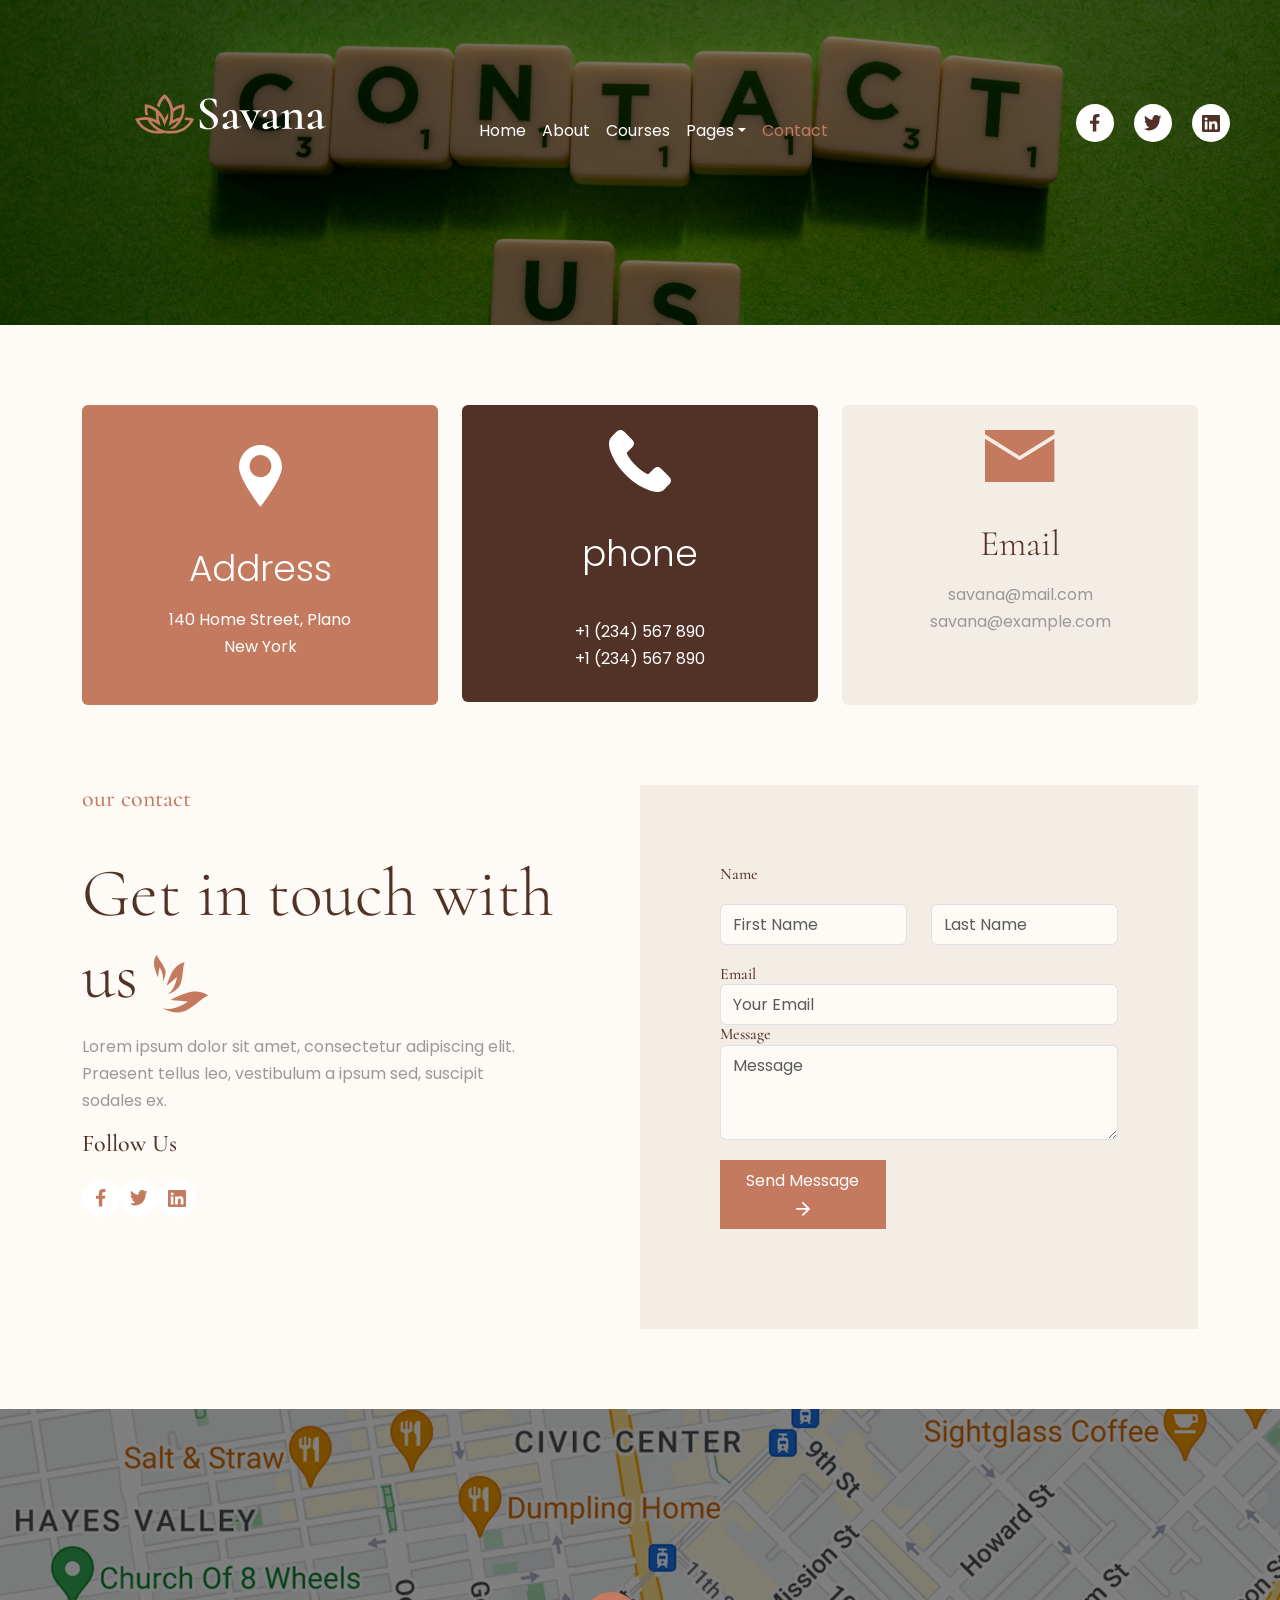
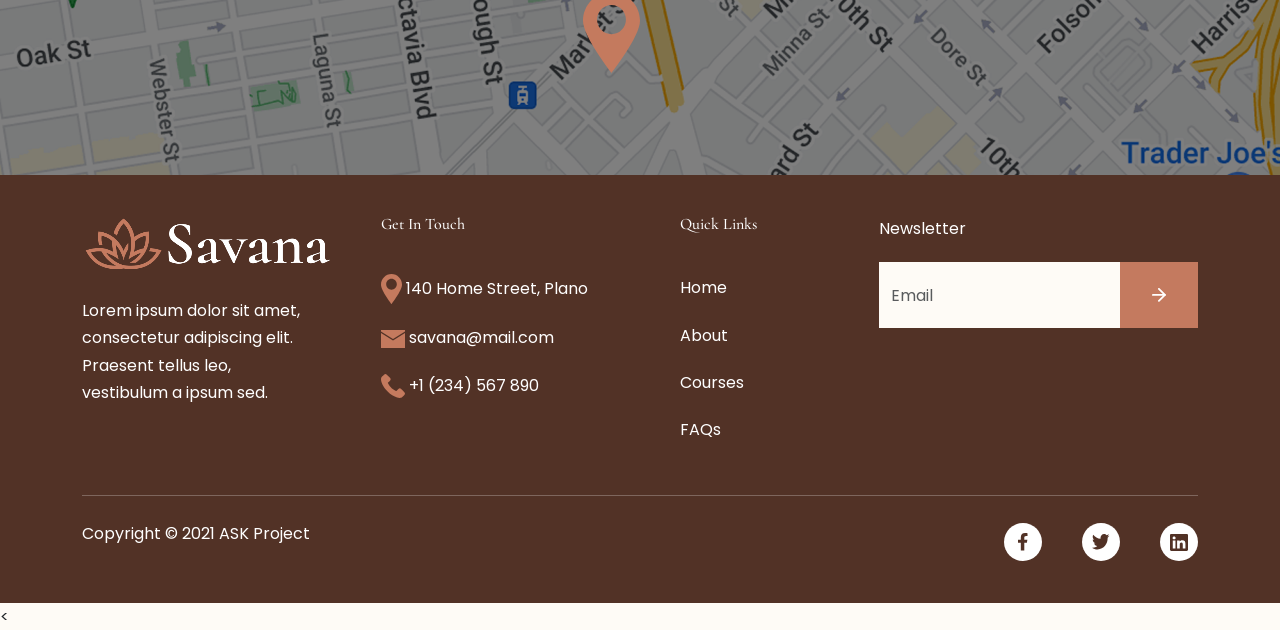
<file: contact.html>
<!DOCTYPE html>
<html lang="en">

<head>
    <meta charset="UTF-8">
    <meta name="viewport" content="width=device-width, initial-scale=1.0">
    <title>contact</title>
    <!-- Google Fonts -->
    <link
        href="https://fonts.googleapis.com/css2?family=Poppins:wght@300;400;600&family=Cormorant:wght@400;600&family=Playfair+Display:wght@400;600&display=swap"
        rel="stylesheet">

    <!-- Bootstrap -->
    <link href="https://cdn.jsdelivr.net/npm/bootstrap@5.3.8/dist/css/bootstrap.min.css" rel="stylesheet">

    <!--CSS (fixed path) -->
    <link rel="stylesheet" href="../assests/css/style.css">
</head>

<body>
    <header class="">
        <div class="container position-relative">
            <nav class="navbar navbar-expand-lg py-0 position-absolute top-0 z-100 bg-non align-item-center">
                <div class="container-fluid">

                    <!-- Logo -->
                    <a class="navbar-brand" href="#">
                        <img src="./assests/images/compony-aboutus-logo.svg" alt="Logo" class="">
                    </a>

                    <!-- Mobile Toggle Button -->
                    <button class="navbar-toggler" type="button" data-bs-toggle="collapse"
                        data-bs-target="#navbarSupportedContent">
                        <span class="navbar-toggler-icon"></span>
                    </button>

                    <!-- Nav Items -->
                    <div class="collapse navbar-collapse gap-5" id="navbarSupportedContent">

                        <ul class="navbar-nav mb-2 mb-lg-0 ms-3 text-white navbar-font">

                            <li class="nav-item"><a class="nav-link text-white" href="./index.html">Home</a></li>
                            <li class="nav-item"><a class="nav-link text-white" href="./aboutus.html">About</a></li>
                            <li class="nav-item"><a class="nav-link text-white" href="#">Courses</a></li>

                            <!-- Dropdown -->
                            <li class="nav-item dropdown">
                                <a class="nav-link dropdown-toggle text-white" href="#"
                                    data-bs-toggle="dropdown">Pages</a>
                                <ul class="dropdown-menu">
                                    <li><a class="dropdown-item" href="#">About</a></li>
                                    <li><a class="dropdown-item" href="./contact.html">Contact Us</a></li>
                                    <li>
                                        <hr class="dropdown-divider">
                                    </li>
                                    <li><a class="dropdown-item" href="#">Courses</a></li>
                                </ul>
                            </li>

                            <li class="nav-item"><a class="nav-link  active" href="./contact.html">Contact</a></li>
                        </ul>

                        <!-- Social Icons -->
                        <ul class="list-unstyled d-flex align-items-center gap-1   ">
                            <li><img src="./assests/images/icons/facebook-footer.svg" alt="Facebook"></li>
                            <li><img src="./assests/images/icons/twitter-footer.svg" alt="Twitter"></li>
                            <li><img src="./assests/images/icons/linkdin-footer.svg" alt="LinkedIn"></li>
                            <li><img src="./assests/images/icons/search-white.svg " class="ms-2" alt="Search"></li>
                        </ul>

                    </div>
                </div>

            </nav>


        </div>
    </header>



    <main>
        <section>
            <div>
                <img src="./assests/images/icons/contact-us.png" class="img-fluid" alt="">
            </div>

        </section>
        <!-- <section>
            <h1 class="text-white position-absolute top-50 start-50 translate-middle ">contact us </h1>
            <a href="./index.html"
                class="nav-link text-white position-absolute top-50 start-50 translate-middle">HOME</a>
            <a href="./aboutus.html"
                class="nav-link text-white position-absolute top-50 start-50 translate-middle">contact</a> -->
        </section>
        <section class="container my-3">
            <div class="row my-sm-1 my-md-1 my-2">
                <!-- card-1 -->
                <div class="col-lg-4 col-md-6 col-sm-12 h-100">
                    <div class="card text-center bg-primary text-white border-0">

                        <div class="card-body text-white py-2">
                            <img src="./assests/images/icons/location-about-us.svg" class="img-fluid d-block mx-auto"
                                alt="">
                            <p class="text-success mt-2 text-white display-2">Address</p>
                            <p class="text-secondary text-white mb-2">140 Home Street, Plano <br>
                                New York
                            </p>
                        </div>



                    </div>
                </div>
                <!-- card-2 -->
                <div class="col-lg-4 col-md-6 col-sm-12">
                    <div class="card text-center bg-success border-0">

                        <div class="card-body">
                            <img src="./assests/images/icons/call-contact-us.svg" class="img-fluid d-block mx-auto"
                                alt="">
                            <p class="text-white mt-2 display-2">phone</p><br>
                            <p class="text-white mb-2">+1 (234) 567 890
                                <br>
                                +1 (234) 567 890

                            </p>
                        </div>



                    </div>
                </div>
                <!-- card-3 -->
                <div class="col-lg-4 col-md-6 col-sm-12 position-relative">
                    <img src="./assests/images/left-line.png" class="position-absolute top-0 end-0 img-fluid" alt="">
                    <div class="card text-center bg-danger border-0">

                        <div class="card-body">
                            <img src="./assests/images/icons/gmail-contact-us.svg" class="img-fluid d-block mx-auto"
                                alt="">
                            <p class="text-success mt-2 display-2 fm-com">Email</p>
                            <p class="text-secondary mb-3">savana@mail.com <br>
                                savana@example.com
                            </p>
                        </div>



                    </div>
                </div>
            </div>
        </section>
        <section >
            <div class="container d-flex flex-md-row flex-lg-col flex-sm-row gap-1 my-3">
                <div class="left-section">
                    <h1 class="text-primary">our contact</h1>
                    <p class="display-4 text-success fm-com ">Get in touch with us <span><img
                                src="./assests/images/icons/design.svg" alt=""></span></p>
                    <p class="text-secondary pe-3">Lorem ipsum dolor sit amet, consectetur adipiscing elit. Praesent
                        tellus
                        leo, vestibulum a ipsum sed, suscipit sodales ex.</p>
                    <p class="h1 mb-1">Follow Us</p>
                    <div class="d-flex justify-content-space-between">
                        <a href="#"><span><img src="./assests/images/icons/facebook-primary.svg" alt=""></span></a>
                        <a href="#"><span><img src="./assests/images/icons/twiiter-primary.svg" alt=""></span></a>
                        <a href="#"><span><img src="./assests/images/icons/linkdin-primary.svg" alt=""></span></a>
                    </div>
                </div>
                <div class="right-section col-lg-6 col-md-12 col-sm-12 bg-danger p-3">
                    <form action="#" class="row">

                        <h4 class="fm-com mb-1">Name</h4>

                        <div class="col-6">
                            <input class="form-control" type="text" placeholder="First Name">
                        </div>

                        <div class="col-6">
                            <input class="form-control" type="text" placeholder="Last Name">
                        </div>

                        <h4 class="mt-1 mb-0">Email</h4>
                        <div class="col-12 mt-0">
                            <input type="email" class="form-control" placeholder="Your Email">
                        </div>

                        <h4 class="mb-0">Message</h4>
                        <div class="col-12">
                            <textarea class="form-control" placeholder="Message" rows="3"></textarea>
                        </div>

                        <div class="col-12 my-1">
                            <button type="submit" class="btn btn-primary text-white border-none rounded-0 col-5 px-1">
                                Send Message
                                <span><img src="./assests/images/icons/left-arrow.svg" alt=""></span>
                            </button>
                        </div>

                    </form>
                </div>
            </div>
        </section>
        <section>
            <div class="mt-2 position-relative">
                <img src="./assests/images/icons/map.png" class="img-fluid" alt="">
                <img src="./assests/images/icons/location-primary.svg" class="position-absolute top-50 end-50 img-fluid" alt="">
            </div>
        </section>
    </main>
    <footer>
        <section class="bg-success py-2">
            <div class="container">
                <div class="row gy-4 gx-3">

                    <!-- About -->
                    <div class="col-md-3 ">
                        <img src="./assests/images/icons/footer-compony.svg" alt="">
                        <p class="text-white mt-1">
                            Lorem ipsum dolor sit amet, consectetur adipiscing elit. Praesent tellus leo,
                            vestibulum a ipsum sed.
                        </p>
                    </div>

                    <!-- Get in touch -->
                    <div class="col-md-3">
                        <p class="h4 text-white mb-">Get In Touch</p>
                        <ul class="list-unstyled">
                            <li class="mb-1 gap-1">
                                <a class="text-white text-decoration-none">
                                    <img src="./assests/images/icons/location.svg" alt=""> 140 Home Street, Plano
                                </a>
                            </li>
                            <li class="mb-1">
                                <a class="text-white text-decoration-none">
                                    <img src="./assests/images/icons/mails-foote.svg" alt=""> savana@mail.com
                                </a>
                            </li>
                            <li class="mb-1">
                                <a class="text-white text-decoration-none">
                                    <img src="./assests/images/icons/mobile-phone.svg" alt=""> +1 (234) 567 890
                                </a>
                            </li>
                        </ul>
                    </div>

                    <!-- Quick Links -->
                    <div class="col-md-2">
                        <p class="h4 text-white ">Quick Links</p>
                        <ul class="list-unstyled">
                            <li class="mb-1"><a class="text-white text-decoration-none">Home</a></li>
                            <li class="mb-1"><a class="text-white text-decoration-none">About</a></li>
                            <li class="mb-1"><a class="text-white text-decoration-none">Courses</a></li>
                            <li class="mb-1"><a class="text-white text-decoration-none">FAQs</a></li>
                        </ul>
                    </div>

                    <!-- Email Input -->
                    <div class="col-md-4">
                        <p class="text-white headings">Newsletter</p>

                        <div class="input-group mt-1">

                            <input type="text" class="form-control  rounded-0 border-0" placeholder="Email"
                                aria-label="Email">

                            <button class="btn btn-primary rounded-0 border-0">
                                <img src="./assests/images/icons/left-arrow.svg" alt="" class="p-1">
                            </button>

                        </div>
                    </div>

                </div>
                <hr class="light" style="color:#ffffff; margin-top: 2rem; margin-bottom: 1.5rem;">

                <!-- Footer bottom -->
                <div class="d-flex justify-content-between align-items-center mt-0">
                    <p class="text-white ">Copyright © 2021 ASK Project</p>

                    <div class="d-flex gap-2">
                        <a href="#"><img src="./assests/images/icons/facebook-footer.svg" alt=""></a>
                        <a href="#"><img src="./assests/images/icons/twitter-footer.svg" alt=""></a>
                        <a href="#"><img src="./assests/images/icons/linkdin-footer.svg" alt=""></a>
                    </div>
                </div>

            </div>
        </section>
    </footer>
    < <!-- Bootstrap JS -->
        <script src="https://cdn.jsdelivr.net/npm/bootstrap@5.3.8/dist/js/bootstrap.bundle.min.js"></script>


</body>

</html>
</file>
